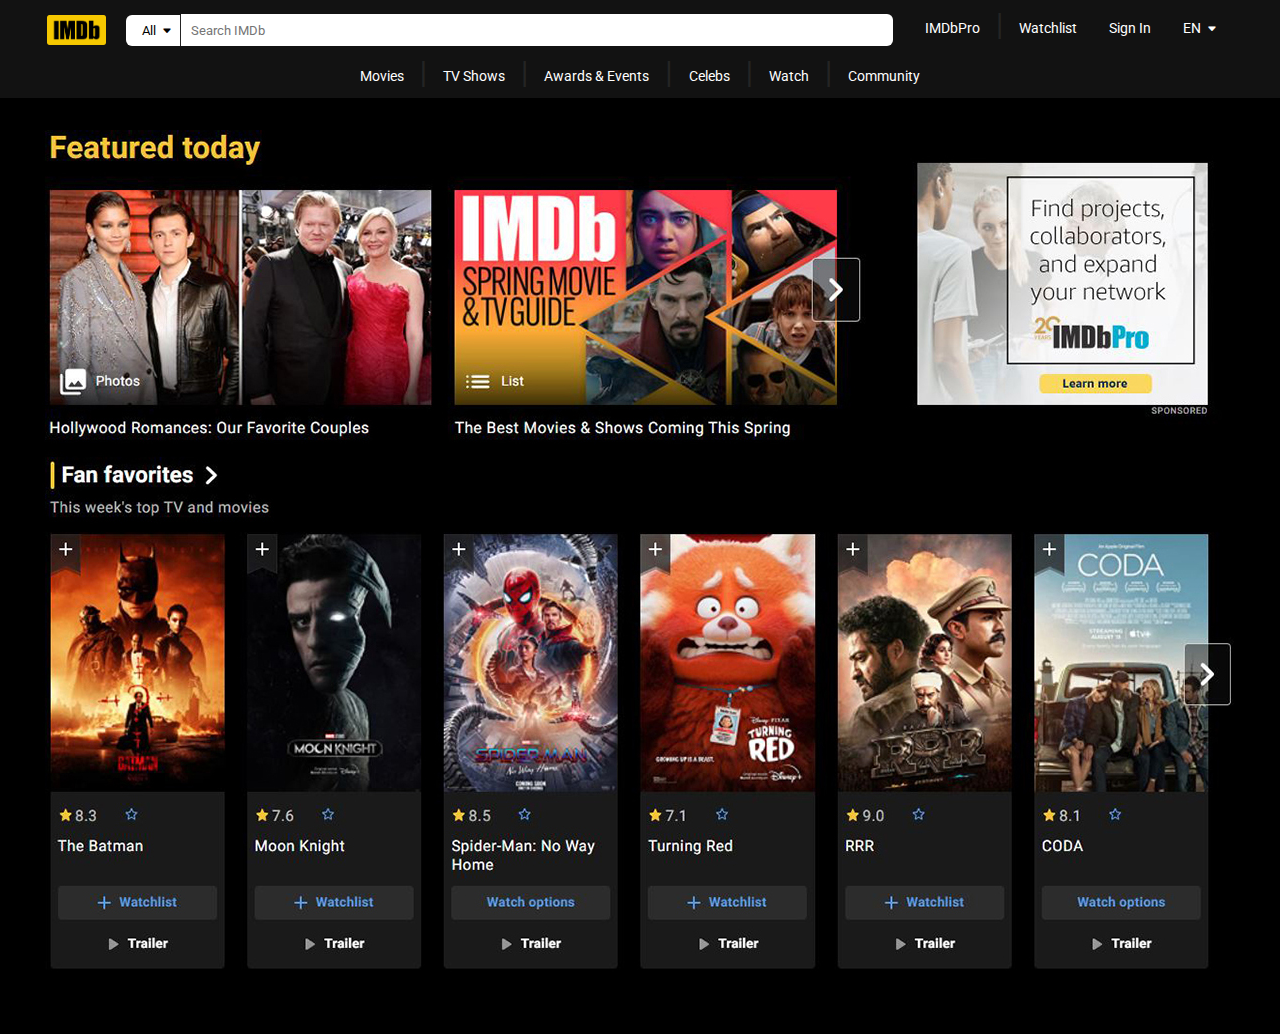
<file: imdb/index.html>
<!-- original code from https://www.w3schools.com/css/tryit.asp?filename=trycss_dropdown_navbar -->
<!DOCTYPE html>
<html>
<head>
  <link rel="stylesheet" href="https://cdn.jsdelivr.net/npm/bootstrap-icons@1.8.1/font/bootstrap-icons.css">
  <link rel="stylesheet" href="./style.css">
  <style>
    .body-fill-img {
      padding: 130px 0 60px 0;
      display: block;
      margin-left: auto;
      margin-right: auto;
    }
  </style>
</head>
<body>

<div id="stickynav">
  <div style="background-color:rgb(18, 18, 18);width:100%;">
    <ul class="ul-center nav-spc-adj-1">
      <li><a href="#" id="corner-logo"><img src="logo.png" class="logo-top-left"></a></li>
      <li><button class="all-button">All&nbsp;&nbsp;<i class="bi bi-caret-down-fill"></i></button><span class="search-bar-out"><input type="text" placeholder="Search IMDb" class="search-bar-in"></span></li>
      <li><a href="#">IMDbPro</a><span class="sepr8r">|</span></li>
      <li><a href="#">Watchlist</a></li>
      <li><a href="#">Sign In</a></li>
      <li><a href="#">EN&nbsp;&nbsp;<i class="bi bi-caret-down-fill"></i></a></li>
    </ul>
  </div>

  <div style="background-color:rgb(18, 18, 18);width:100%;">
    <ul class="ul-center nav-spc-adj-2">
      <li class="dropdown">
        <a href="#" class="dropbtn navbar-curve-hover">Movies</a><span class="sepr8r">|</span>
        <div class="dropdown-content">
          <a href="calendar.html"><span class="active-link">Release Calendar</span></a>
          <a href="#">DVD & Blu-ray Releases</a>
          <a href="#">Top 250 Movies</a>
          <a href="#">Most Popular Movies</a>
          <a href="#">Browse Movies by Genre</a>
          <a href="#">Top Box Office</a>
          <a href="#">Showtimes & Tickets</a>
          <a href="#">In Theaters</a>
          <a href="#">Coming Soon</a>
          <a href="#">Movie News</a>
          <a href="#" class="last-drop">India Movie Spotlight</a>
        </div>
      </li>
      <li class="dropdown">
        <a href="#" class="dropbtn navbar-curve-hover">TV Shows</a><span class="sepr8r">|</span>
        <div class="dropdown-content">
          <a href="#">What's on TV & Streaming</a>
          <a href="#">Top 250 TV Shows</a>
          <a href="#">Most Popular TV Shows</a>
          <a href="#">Browse TV Shows by Genre</a>
          <a href="#">TV News</a>
          <a href="#" class="last-drop">India TV Spotlight</a>
        </div>
      </li>
      <li class="dropdown">
        <a href="#" class="dropbtn navbar-curve-hover">Awards & Events</a><span class="sepr8r">|</span>
        <div class="dropdown-content">
          <a href="#">Oscars</a>
          <a href="best-pic-win.html"><span class="active-link">Best Picture Winners</span></a>
          <a href="#">Emmys</a>
          <a href="#">STARmeter Awards</a>
          <a href="#">San Diego Comic-Con</a>
          <a href="#">New York Comic-Con</a>
          <a href="#">Sundance Film Festival</a>
          <a href="#">Toronto Int'l Film Festival</a>
          <a href="#">Awards Central</a>
          <a href="#">Festival Central</a>
          <a href="all-events.html" class="last-drop"><span class="active-link">All Events</span></a>
        </div>
      </li>
      <li class="dropdown">
        <a href="#" class="dropbtn navbar-curve-hover">Celebs</a><span class="sepr8r">|</span>
        <div class="dropdown-content">
          <a href="#">Born Today</a>
          <a href="#">Most Popular Celebs</a>
          <a href="#" class="last-drop">Celebrity News</a>
        </div>
      </li>
      <li class="dropdown">
        <a href="#" class="dropbtn navbar-curve-hover">Watch</a><span class="sepr8r">|</span>
        <div class="dropdown-content">
          <a href="#">What to Watch</a>
          <a href="#">Latest Trailers</a>
          <a href="#">IMDb Originals</a>
          <a href="#">IMDb Picks</a>
          <a href="#" class="last-drop">IMDb Podcasts</a>
        </div>
      </li>
      <li class="dropdown">
        <a href="#" class="dropbtn navbar-curve-hover">Community</a>
        <div class="dropdown-content">
          <a href="#">Help Center</a>
          <a href="#">Contributor Zone </a>
          <a href="#" class="last-drop">Polls</a>
        </div>
      </li>
    </ul>
  </div>
</div>

<img src="homepage-fill.jpg" class="body-fill-img">

</body>
</html>
</file>
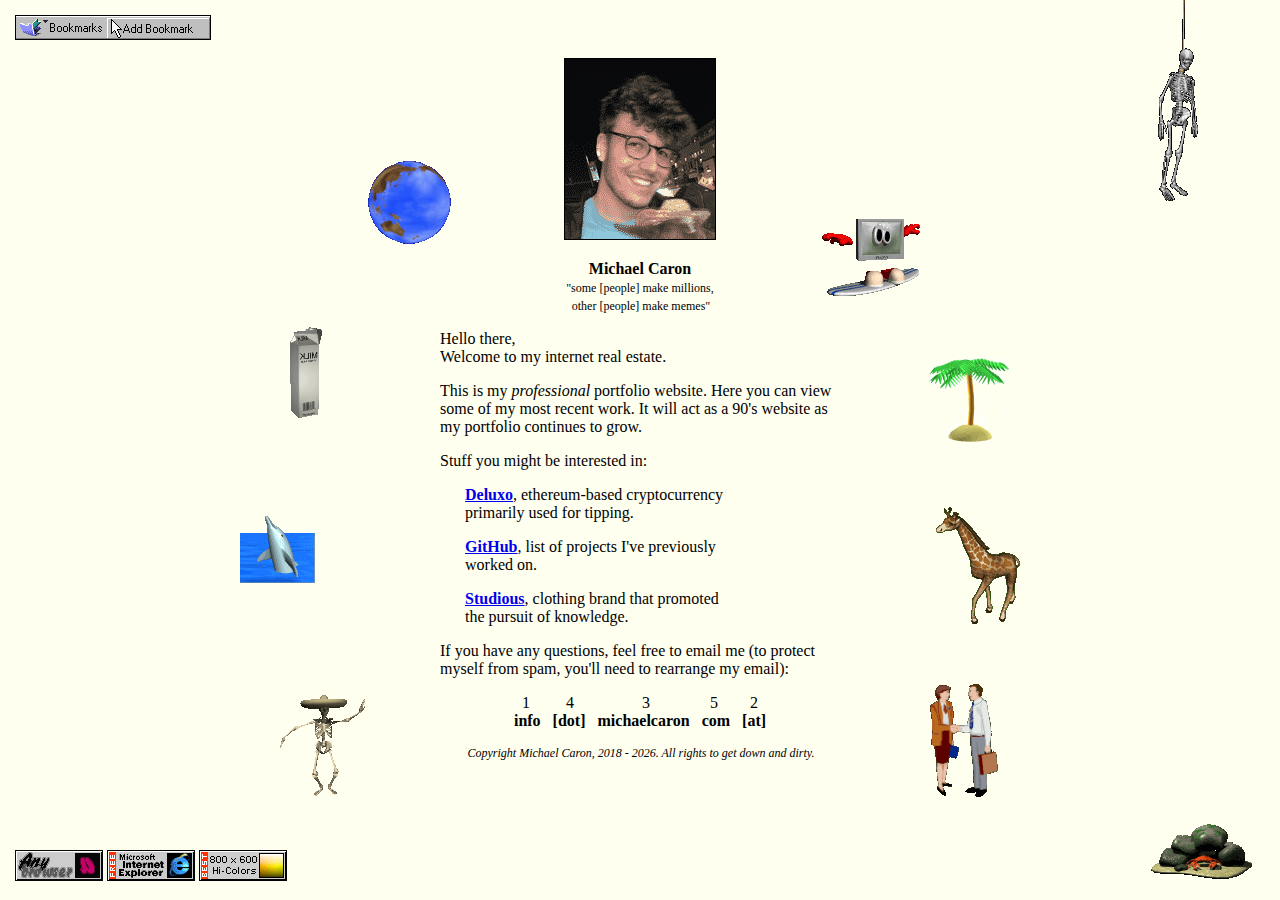
<file: old/index.html>
<!DOCTYPE html>
<html lang="en-US">
  <head>
    <meta charset="UTF-8">
    <title>michael caron's website</title>
    <link rel="stylesheet" href="css/style.css">
    <link rel="icon" href="images/favicon.gif">
  </head>

  <body>
    <div class="container normaltext">

      <div class="baseimg" style="top:100px;left:175px;">
        <a target="_blank" href="https://youtu.be/nHiYTYkqWCE" title="erf">
        <img src="images/earth.gif"></a>
      </div>

      <div class="baseimg" style="top:150px;right:150px;">
        <a target="_blank" href="https://www.youtube.com/watch?v=6okxuiiHx2w&list=PLg4_cbsD7x0WGQkUclrFwdEbgOtZA5-f9" title="surfin the webz">
        <img src="images/surf.gif"></a>
      </div>

      <div class="baseimg" style="top:250px;left:50px;">
        <a target="_blank" href="https://youtu.be/ZOnQohTePwo?autoplay=1" title="can't drink it">
        <img src="images/milk.gif"></a>
      </div>

      <div class="baseimg" style="top:300px;right:75px;">
        <a target="_blank" href="https://youtu.be/mEBZo4K8IKc" title="my head">
        <img src="images/palm.gif"></a>
      </div>

      <div class="baseimg" style="top:450px;left:50px;">
        <a target="_blank" href="https://youtu.be/03lCjpClcGQ" title="he's just vibin tho">
        <img src="images/dolphin.gif"></a>
      </div>

      <div class="baseimg" style="top:425px;right:50px;">
        <a target="_blank" href="https://youtu.be/kJLDGM-oGLM" title="long-neck">
        <img src="images/giraffe.gif"></a>
      </div>

      <div class="baseimg" style="top:625px;right:90px;">
        <a target="_blank" href="https://youtu.be/8oEITi6-LRc" title="clean deals">
        <img src="images/deal.gif"></a>
      </div>

      <div class="baseimg" style="top:625px;left:75px;">
        <a target="_blank" href="https://youtu.be/n_qbGJuxCYY" title="spooky">
        <img src="images/skeleton1.gif"></a>
      </div>

      <div>

        <a target="_blank" href="https://youtu.be/tZYt4tKNTP0" title="goofy"><img src="images/me.gif" class="headerimg"></a>

        <p>
          <b>Michael Caron</b><br>
          <span class="smalltext">"some [people] make millions,<br>
          other [people] make memes"</span>
        </p>

        <div class="basetext">

          <p>
            <a target="_blank" href="https://youtu.be/rEq1Z0bjdwc" class="hiddenlink" title="General Kenobi">Hello there</a>,<br>
            Welcome to my internet real estate.
          </p>

          <p>
            This is my <i>professional</i> portfolio website. Here you can view some of my most recent work. It will act as a 90's website as my portfolio continues to grow.
          </p>

          <p>
            Stuff you might be interested in:
          </p>

          <div class="tabbed">
            <p>
              <b><a target="_blank" href="https://deluxo.org/">Deluxo</a></b>, ethereum-based cryptocurrency primarily used for tipping.
            </p>
            <p>
              <b><a target="_blank" href="https://github.com/m3c/">GitHub</a></b>, list of projects I've previously worked on.
            </p>
            <p>
              <b><a target="_blank" href="https://75.bigcartel.com/previous-designs/">Studious</a></b>, clothing brand that promoted the pursuit of knowledge.
            </p>
          </div>

          <p>If you have any questions, feel free to email me (to protect myself from spam, you'll need to rearrange my email):</p>

          <p style="text-align:center;">
            1&nbsp;&nbsp;&nbsp;&nbsp;&nbsp;&nbsp;&nbsp;&nbsp;&nbsp;4&nbsp;&nbsp;&nbsp;&nbsp;&nbsp;&nbsp;&nbsp;&nbsp;&nbsp;&nbsp;&nbsp;&nbsp;&nbsp;&nbsp;&nbsp;&nbsp;&nbsp;3&nbsp;&nbsp;&nbsp;&nbsp;&nbsp;&nbsp;&nbsp;&nbsp;&nbsp;&nbsp;&nbsp;&nbsp;&nbsp;&nbsp;&nbsp;5&nbsp;&nbsp;&nbsp;&nbsp;&nbsp;&nbsp;&nbsp;&nbsp;2<br><b>info</b>&nbsp;&nbsp;&nbsp;<b>[dot]</b>&nbsp;&nbsp;&nbsp;<b>michaelcaron</b>&nbsp;&nbsp;&nbsp;<b>com</b>&nbsp;&nbsp;&nbsp;<b>[at]</b>
          </p>
        </div>

        <p class="smalltext">
          <i>Copyright Michael Caron, 2018 - <script>document.write(new Date().getFullYear())</script>. All rights to get down and dirty.</i>
        </p>
      </div>
    </div>

    <img src="images/bookmark.gif" class="fixedpos" style="top:15px;left:15px;" title="tried adding a createBookmark() function, but apperently browsers don't like websites bypassing them and creating bookmarks... makes sense">
    <img src="images/crab.gif" class="fixedpos" style="bottom:20px;right:25px;" title="Cameron's crab">
    <img src="images/skeleton2.gif" class="fixedpos" style="top:0px;right:50px;" title="hi Bones">

    <div class="fixedpos bottomleft">
      <img src="images/browser1.gif" title="aaaaaaaaaaaaaaaaaaaaaaaaaaaaaaaaaaaaaaaaaaaaaaaaaaaaaaaaaaaaaaaaaaaaa">
      <img src="images/browser2.gif" title="if you're using IE in [insert current year], seek help">
      <img src="images/browser3.gif" title="fast colors">
    </div>
  </body>
</html>
</file>
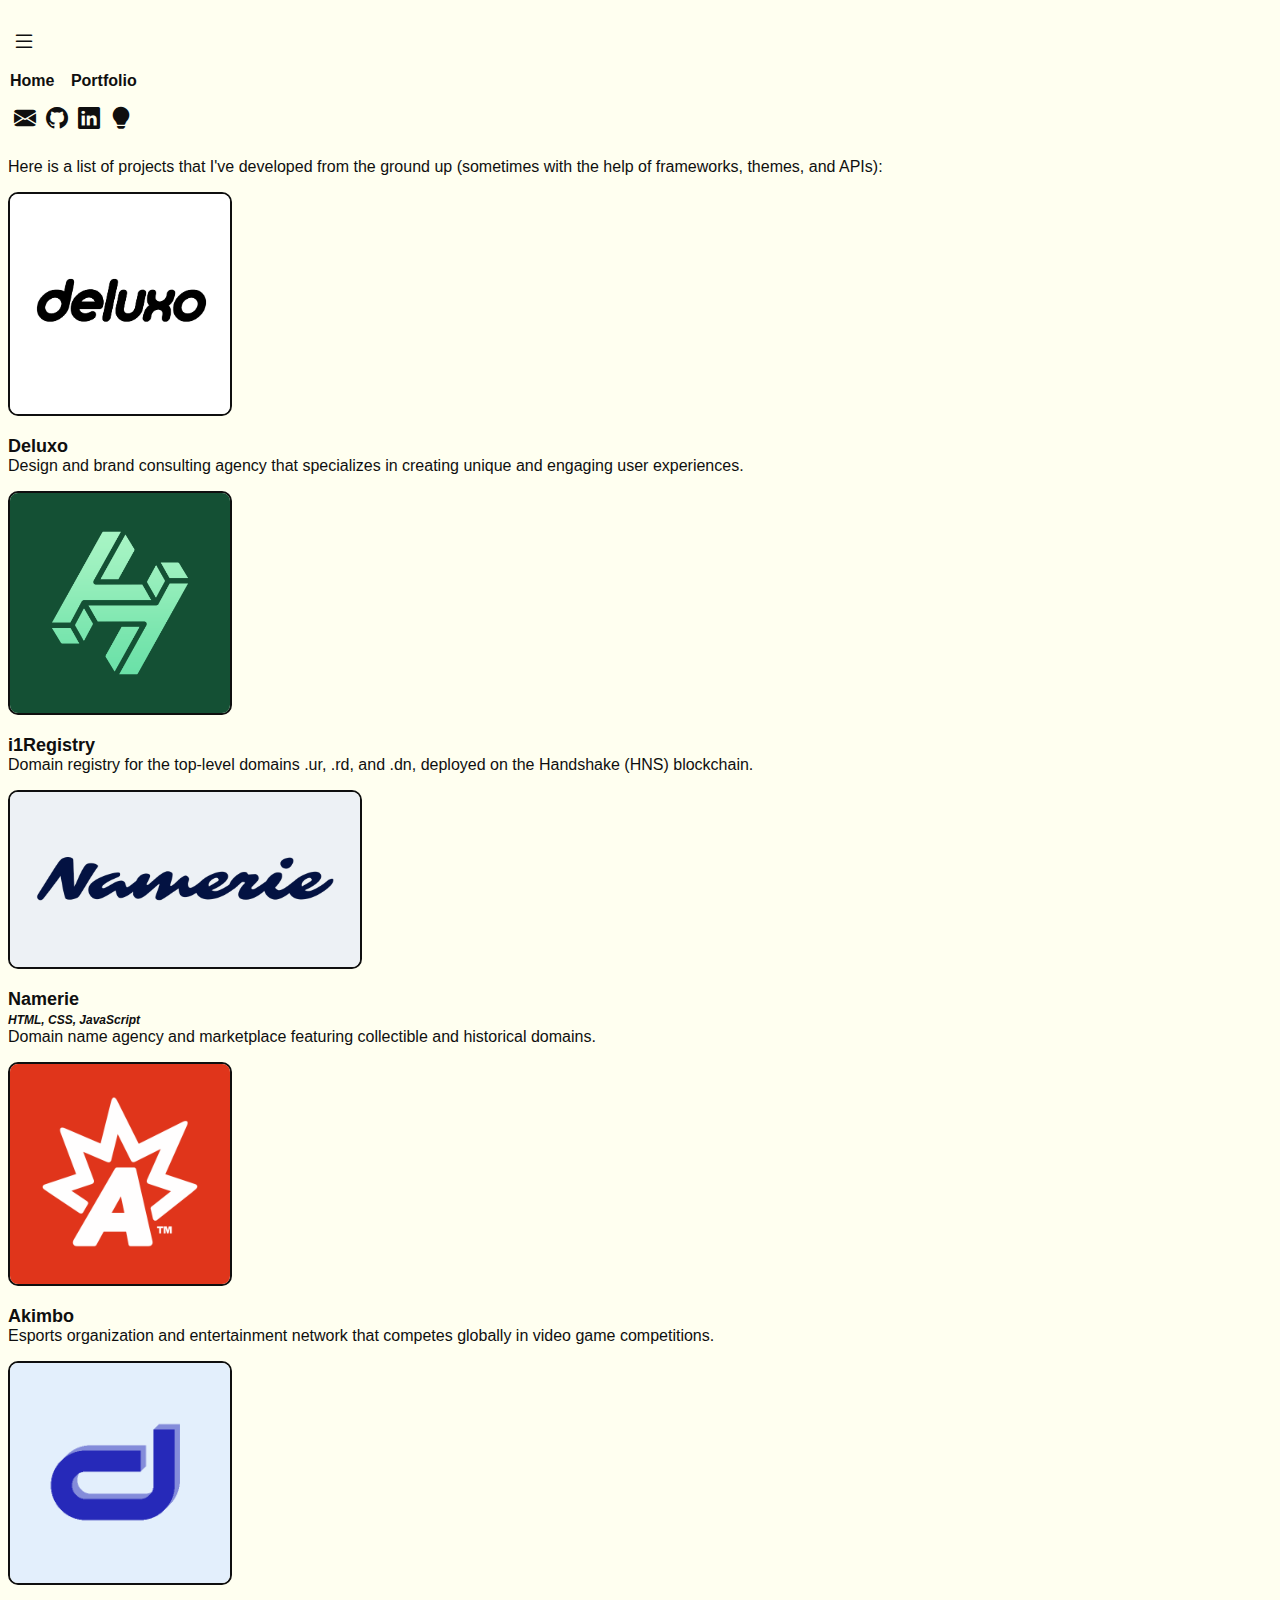
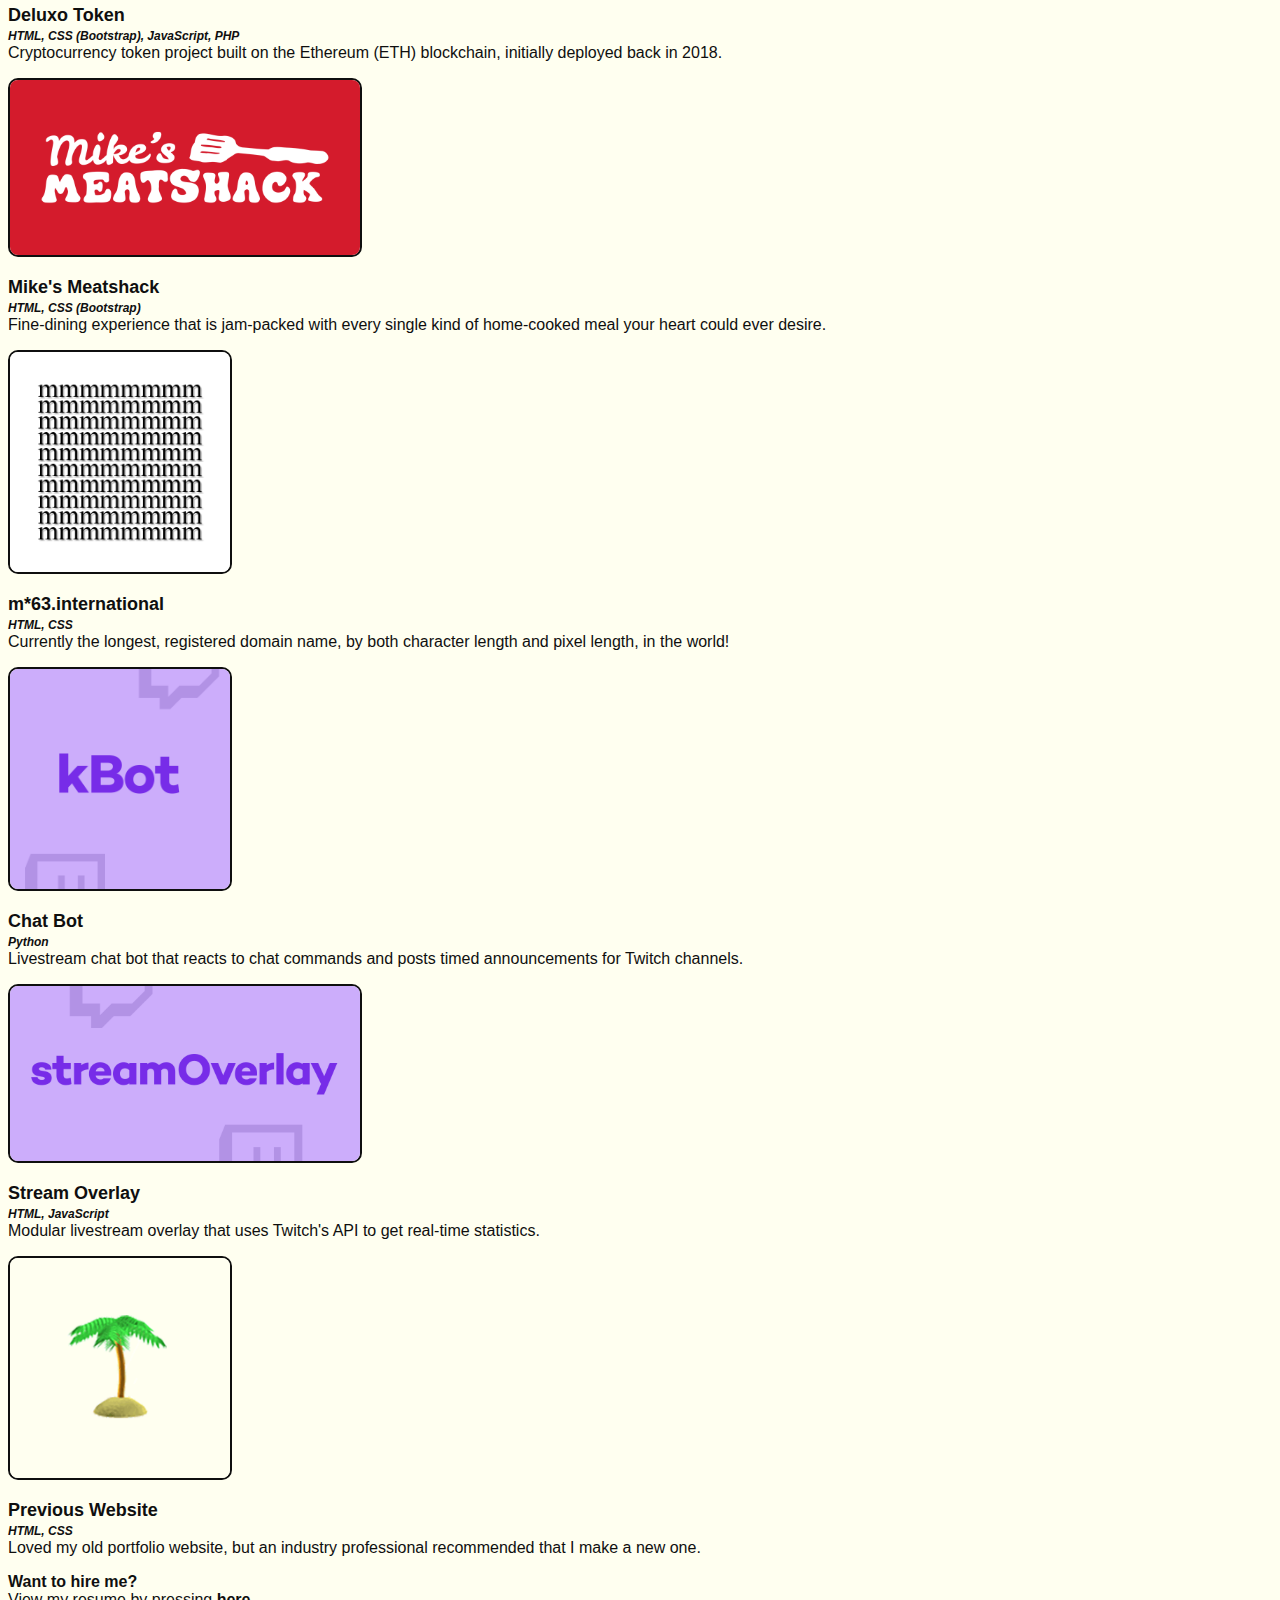
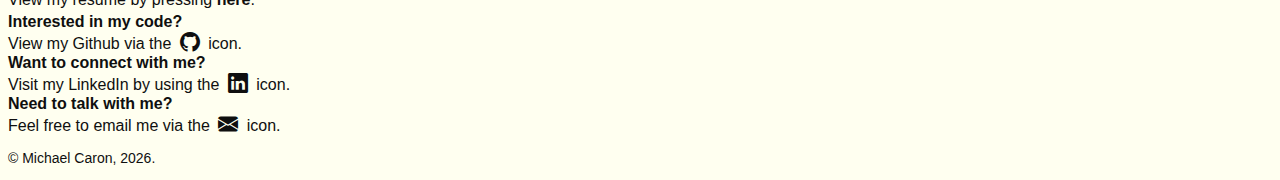
<file: portfolio/index.html>
<!DOCTYPE html>
<html lang="en-US">
  <head>

    <!-- Google tag (gtag.js) -->
    <script async src="https://www.googletagmanager.com/gtag/js?id=G-JCK5EVRR2K"></script>
    <script>
      window.dataLayer = window.dataLayer || [];
      function gtag(){dataLayer.push(arguments);}
      gtag('js', new Date());

      gtag('config', 'G-JCK5EVRR2K');
    </script>

    <meta charset="utf-8">
    <meta name="viewport" content="width=device-width">
    <meta name="theme-color" content="#fffff0" media="(prefers-color-scheme: light)">
    <meta name="theme-color" content="#141414" media="(prefers-color-scheme: dark)">

    <title>Michael Caron - Portfolio</title>

    <link rel="apple-touch-icon" sizes="180x180" href="../images/favicon/apple-touch-icon.png">
    <link rel="icon" type="image/png" sizes="32x32" href="../images/favicon/favicon-32x32.png">
    <link rel="icon" type="image/png" sizes="16x16" href="../images/favicon/favicon-16x16.png">
    <link rel="manifest" href="../images/favicon/site.webmanifest">

    <link href="https://cdn.jsdelivr.net/npm/bootstrap@5.3.6/dist/css/bootstrap.min.css" rel="stylesheet" integrity="sha384-4Q6Gf2aSP4eDXB8Miphtr37CMZZQ5oXLH2yaXMJ2w8e2ZtHTl7GptT4jmndRuHDT" crossorigin="anonymous">
    <link rel="stylesheet" href="https://cdn.jsdelivr.net/npm/bootstrap-icons@1.5.0/font/bootstrap-icons.css">
    <link rel="stylesheet" href="../css/style.css">

  </head>

  <body>

    <script>
      const theme = localStorage.getItem('theme') || 'light';
      document.documentElement.dataset.appliedMode = theme;
    </script>

    <div id="home"></div>

    <nav class="navbar-adds sticky-top">
      <div class="container">
        <div class="row justify-content-center">
          <div class="col-4 col-md-6 col-lg-4 col-xl-3 navbar-expand-md my-auto">
            <a class="navbar-toggler btn-burger" data-bs-toggle="collapse" data-bs-target="#navbarToggler" aria-expanded="false">
              <span><i class="bi bi-list mode-link nav-burger"></i></span>
            </a>
            <div class="collapse navbar-collapse" id="navbarToggler">
              <ul class="navbar-nav me-auto mb-2 mb-md-0">
                <li class="nav-item"><a href="https://michaelcaron.com"><span class="mode-link">Home</span></a></li>
                <!--<li class="nav-item"><a href="https://docs.google.com/document/d/xxxxxxxxxxxxx" target="_blank"><span class="mode-link">Resume</span></a></li>-->
                <li class="nav-item"><a href="https://michaelcaron.com/portfolio"><span class="mode-link">Portfolio</span></a></li>
              </ul>
            </div>
          </div>
          <div class="col-6 col-md-4 col-lg-4 col-xl-3 text-end">
            <ul class="nav2">
              <li><a href="mailto:me@michaelcaron.com"><i class="bi bi-envelope-fill mode-link"></i></a></li>
              <li><a href="https://github.com/uimc/" target="_blank"><i class="bi bi-github mode-link"></i></a></li>
              <li><a href="https://www.linkedin.com/in/michael-caron/" target="_blank"><i class="bi bi-linkedin mode-link"></i></a></li>
              <li><a id="theme-toggle"><i id="icon-chng" class="bi bi-lightbulb-fill mode-link"></i></a></li>
            </ul>
          </div>
        </div>
      </div>
    </nav>

    <div class="container">
      <div class="row justify-content-center text-center mt-5">
        <div class="col-9 col-md-9 col-lg-7 col-xl-6 col-xxl-5">
          <p>Here is a list of projects that I've developed from the ground up (sometimes with the help of frameworks, themes, and APIs):</p>
        </div>
      </div>
    </div>

    <div class="container">
      <div class="row justify-content-center text-center text-md-start mt-5">
        <div class="col-10 col-md-5 col-lg-4 col-xl-3 order-1 order-md-2">
          <a href="https://deluxo.com/" target="_blank"><img class="mb-2 mode-img" src="../images/logos/deluxocom.png" id="pjp-sqr" alt="image of deluxo logo"></a>
        </div>
        <div class="col-10 col-md-5 col-lg-4 col-xl-3 order-2 order-md-1 my-auto">
          <p class="text-md-end"><a href="https://deluxo.com/" target="_blank"><span class="mode-link img-title">Deluxo</span></a>
            <br>
            Design and brand consulting agency that specializes in creating unique and engaging user experiences.</p>
        </div>
      </div>
    </div>

    <div class="container">
      <div class="row justify-content-center text-center text-md-start mt-4">
        <div class="col-10 col-md-5 col-lg-4 col-xl-3">
          <a href="https://i1r.org/" target="_blank"><img class="float-md-end mb-2 mode-img" src="../images/logos/hnsgdn.png" id="pjp-sqr" alt="image of i1 Registry logo"></a>
        </div>
        <div class="col-10 col-md-5 col-lg-4 col-xl-3 my-auto">
          <p><a href="https://i1r.org/" target="_blank"><span class="mode-link img-title">i1Registry</span></a>
            <br>
            Domain registry for the top-level domains .ur, .rd, and .dn, deployed on the Handshake (HNS) blockchain.</p>
        </div>
      </div>
    </div>

    <div class="container">
      <div class="row justify-content-center text-center text-md-start mt-4">
        <div class="col-10 col-md-5 col-lg-4 col-xl-3 order-1 order-md-2">
          <a href="https://namerie.com/" target="_blank"><img class="mb-2 mode-img" src="../images/logos/namerie2.png" id="pjp-wide" alt="image of namerie logo"></a>
        </div>
        <div class="col-10 col-md-5 col-lg-4 col-xl-3 order-2 order-md-1 my-auto">
          <p class="text-md-end"><a href="https://namerie.com/" target="_blank"><span class="mode-link img-title">Namerie</span></a>
            <br>
            <span class="sub-text">HTML, CSS, JavaScript</span>
            <br>
            Domain name agency and marketplace featuring collectible and historical domains.</p>
        </div>
      </div>
    </div>

    <div class="container">
      <div class="row justify-content-center text-center text-md-start mt-4">
        <div class="col-10 col-md-5 col-lg-4 col-xl-3">
          <a href="https://akimbo.gg/" target="_blank"><img class="float-md-end mb-2 mode-img" src="../images/logos/akimbo.png" id="pjp-sqr" alt="image of akimbo logo"></a>
        </div>
        <div class="col-10 col-md-5 col-lg-4 col-xl-3 my-auto">
          <p><a href="https://akimbo.gg/" target="_blank"><span class="mode-link img-title">Akimbo</span></a>
            <br>
            Esports organization and entertainment network that competes globally in video game competitions.</p>
        </div>
      </div>
    </div>

    <div class="container">
      <div class="row justify-content-center text-center text-md-start mt-4">
        <div class="col-10 col-md-5 col-lg-4 col-xl-3 order-1 order-md-2">
          <a href="https://deluxo.org/" target="_blank"><img class="mb-2 mode-img" src="../images/logos/deluxo.png" id="pjp-sqr" alt="image of deluxo logo"></a>
        </div>
        <div class="col-10 col-md-5 col-lg-4 col-xl-3 order-2 order-md-1 my-auto">
          <p class="text-md-end"><a href="https://deluxo.org/" target="_blank"><span class="mode-link img-title">Deluxo Token</span></a>
            <br>
            <span class="sub-text">HTML, CSS (Bootstrap), JavaScript, PHP</span>
            <br>
            Cryptocurrency token project built on the Ethereum (ETH) blockchain, initially deployed back in 2018.</p>
        </div>
      </div>
    </div>

    <div class="container">
      <div class="row justify-content-center text-center text-md-start mt-4">
        <div class="col-10 col-md-5 col-lg-4 col-xl-3">
          <a href="https://mikesmeatshack.com/" target="_blank"><img class="float-md-end mb-2 mode-img" src="../images/logos/meatshack.png" id="pjp-wide" alt="image of mike's meatshack logo"></a>
        </div>
        <div class="col-10 col-md-5 col-lg-4 col-xl-3 my-auto">
          <p><a href="https://mikesmeatshack.com/" target="_blank"><span class="mode-link img-title">Mike's Meatshack</span></a>
            <br>
            <span class="sub-text">HTML, CSS (Bootstrap)</span>
            <br>
            Fine-dining experience that is jam-packed with every single kind of home-cooked meal your heart could ever desire.</p>
        </div>
      </div>
    </div>

    <div class="container">
      <div class="row justify-content-center text-center text-md-start mt-4">
        <div class="col-10 col-md-5 col-lg-4 col-xl-3 order-1 order-md-2">
          <a href="https://mmmmmmmmmmmmmmmmmmmmmmmmmmmmmmmmmmmmmmmmmmmmmmmmmmmmmmmmmmmmmmm.international/" target="_blank"><img class="mb-2 mode-img" src="../images/logos/m63.png" id="pjp-sqr" alt="image of m63 international website"></a>
        </div>
        <div class="col-10 col-md-5 col-lg-4 col-xl-3 order-2 order-md-1 my-auto">
          <p class="text-md-end"><a href="https://mmmmmmmmmmmmmmmmmmmmmmmmmmmmmmmmmmmmmmmmmmmmmmmmmmmmmmmmmmmmmmm.international/" target="_blank"><span class="mode-link img-title">m*63.international</span></a>
            <br>
            <span class="sub-text">HTML, CSS</span>
            <br>
            Currently the longest, registered domain name, by both character length and pixel length, in the world!</p>
        </div>
      </div>
    </div>

    <div class="container">
      <div class="row justify-content-center text-center text-md-start mt-4">
        <div class="col-10 col-md-5 col-lg-4 col-xl-3">
          <a href="https://github.com/uimc/twitch-chat-bot" target="_blank"><img class="float-md-end mb-2 mode-img" src="../images/logos/kbot.png" id="pjp-sqr" alt="image of k bot logo"></a>
        </div>
        <div class="col-10 col-md-5 col-lg-4 col-xl-3 my-auto">
          <p><a href="https://github.com/uimc/twitch-chat-bot" target="_blank"><span class="mode-link img-title">Chat Bot</span></a>
            <br>
            <span class="sub-text">Python</span>
            <br>
            Livestream chat bot that reacts to chat commands and posts timed announcements for Twitch channels.</p>
        </div>
      </div>
    </div>

    <div class="container">
      <div class="row justify-content-center text-center text-md-start mt-4">
        <div class="col-10 col-md-5 col-lg-4 col-xl-3 order-1 order-md-2">
          <a href="https://github.com/uimc/twitch-stream-overlay" target="_blank"><img class="mb-2 mode-img" src="../images/logos/overlay.png" id="pjp-wide" alt="image of stream overlay logo"></a>
        </div>
        <div class="col-10 col-md-5 col-lg-4 col-xl-3 order-2 order-md-1 my-auto">
          <p class="text-md-end"><a href="https://github.com/uimc/twitch-stream-overlay" target="_blank"><span class="mode-link img-title">Stream Overlay</span></a>
            <br>
            <span class="sub-text">HTML, JavaScript</span>
            <br>
            Modular livestream overlay that uses Twitch's API to get real-time statistics.</p>
        </div>
      </div>
    </div>

    <!--

    <div class="container">
      <div class="row justify-content-center text-center text-md-start mt-4">
        <div class="col-10 col-md-5 col-lg-4 col-xl-3">
          <a href="https://drive.google.com/file/d/1PdQUBP2dsk0j4zXPB72SPUrxiMB9yTk-" target="_blank"><img class="float-md-end mb-2 mode-img" src="../images/logos/hummingbird.png" id="pjp-sqr" alt="image of hummingbird central logo"></a>
        </div>
        <div class="col-10 col-md-5 col-lg-4 col-xl-3 my-auto">
          <p><a href="https://drive.google.com/file/d/1PdQUBP2dsk0j4zXPB72SPUrxiMB9yTk-" target="_blank"><span class="mode-link img-title">Hummingbird (Wireframe)</span></a>
            <br>
            <span class="sub-text">INSC 525 Project</span>
            <br>
            Redesign that improved the organization, hierarchy structure and taxonomy of Hummingbird Central's website.</p>
        </div>
      </div>
    </div>

    <div class="container">
      <div class="row justify-content-center text-center text-md-start mt-4">
        <div class="col-10 col-md-5 col-lg-4 col-xl-3 order-1 order-md-2">
          <a href="https://michaelcaron.com/imdb/calendar.html" target="_blank"><img class="mb-2 mode-img" src="../images/logos/imdb.png" id="pjp-sqr" alt="image of IMDb logo"></a>
        </div>
        <div class="col-10 col-md-5 col-lg-4 col-xl-3 order-2 order-md-1 my-auto">
          <p class="text-md-end"><a href="https://michaelcaron.com/imdb/calendar.html" target="_blank"><span class="mode-link img-title">IMDb (Prototype)</span></a>
            <br>
            <span class="sub-text">INSC 439 Project</span>
            <br>
            Redesign that improved the layout and features of IMDb's website. Modified pages are highlighted in gold.</p>
        </div>
      </div>
    </div>

    <div class="container">
      <div class="row justify-content-center text-center text-md-start mt-4">
        <div class="col-10 col-md-5 col-lg-4 col-xl-3">
          <a href="https://thebusiness.business/" target="_blank"><img class="float-md-end mb-2 mode-img" src="../images/logos/business.png" id="pjp-wide" alt="image of business logo"></a>
        </div>
        <div class="col-10 col-md-5 col-lg-4 col-xl-3 my-auto">
          <p><a href="https://thebusiness.business/" target="_blank"><span class="mode-link img-title">The Business</span></a>
            <br>
            <span class="sub-text">HTML, CSS, JavaScript</span>
            <br>
            The business of all businesses. Filled with stocks, trademarks, emails... everything a business needs.</p>
        </div>
      </div>
    </div>

    -->

    <div class="container">
      <div class="row justify-content-center text-center text-md-start mt-4">
        <div class="col-10 col-md-5 col-lg-4 col-xl-3">
          <a href="http://m-c.net" target="_blank"><img class="float-md-end mb-2 mode-img" src="../images/logos/old.gif" id="pjp-sqr" alt="gif of spinning palmtree"></a>
        </div>
        <div class="col-10 col-md-5 col-lg-4 col-xl-3 my-auto">
          <p><a href="http://m-c.net" target="_blank"><span class="mode-link img-title">Previous Website</span></a>
            <br>
            <span class="sub-text">HTML, CSS</span>
            <br>
            Loved my old portfolio website, but an industry professional recommended that I make a new one.</p>
        </div>
      </div>
    </div>

    <div class="container">
      <div class="row justify-content-center mt-5">
        <div class="col-10 col-md-10 col-lg-8 col-xl-6">

          <div class="row justify-content-between pt-2" style="padding: 0 0 4px 0;"> <!-- single padding for 'here' button to match icons -->
            <div class="col-12 col-md-5">
              <span class="mode-bold">Want to hire me?</span> 
            </div>
            <div class="col-12 col-md-7 text-md-end">
              <span>View my resume by pressing <a href="https://docs.google.com/document/d/1oF81Z-NmOzSS8Lu7wo_HWu9ziB6w5hszJtqFdwkDHSQ" target="_blank"><span class="mode-link">here</span></a>.</span>
            </div>
          </div>

          <div class="row justify-content-between pt-2">
            <div class="col-12 col-md-5">
              <span class="mode-bold">Interested in my code?</span> 
            </div>
            <div class="col-12 col-md-7 text-md-end">
              <span>View my Github via the <a href="https://github.com/uimc/" target="_blank"><span class="lower-icons"><i class="bi bi-github mode-link"></i></span></a> icon.</span>
            </div>
          </div>

          <div class="row justify-content-between pt-2">
            <div class="col-12 col-md-5">
              <span class="mode-bold">Want to connect with me?</span> 
            </div>
            <div class="col-12 col-md-7 text-md-end">
              <span>Visit my LinkedIn by using the <a href="https://www.linkedin.com/in/michael-caron/" target="_blank"><span class="lower-icons"><i class="bi bi-linkedin mode-link"></i></span></a> icon.</span>
            </div>
          </div>

          <div class="row justify-content-between pt-2">
            <div class="col-12 col-md-5">
              <span class="mode-bold">Need to talk with me?</span> 
            </div>
            <div class="col-12 col-md-7 text-md-end">
              <span>Feel free to email me via the <a href="mailto:me@michaelcaron.com"><span class="lower-icons"><i class="bi bi-envelope-fill mode-link"></i></span></a> icon.</span>
            </div>
          </div>

        </div>
      </div>
    </div>

    <div class="container">
      <div class="row justify-content-center text-center mt-5 mb-3">
        <div class="col-10 col-md-10 col-lg-8 col-xl-6">
          <p id="footer" class="">&copy; Michael Caron, <script>document.write(new Date().getFullYear())</script>.</p>
        </div>
      </div>
    </div>

    <script src="https://cdn.jsdelivr.net/npm/bootstrap@5.0.2/dist/js/bootstrap.bundle.min.js" integrity="sha384-MrcW6ZMFYlzcLA8Nl+NtUVF0sA7MsXsP1UyJoMp4YLEuNSfAP+JcXn/tWtIaxVXM" crossorigin="anonymous"></script>

    <script src="../js/darkmode.js"></script>
  </body>
</html>
</file>
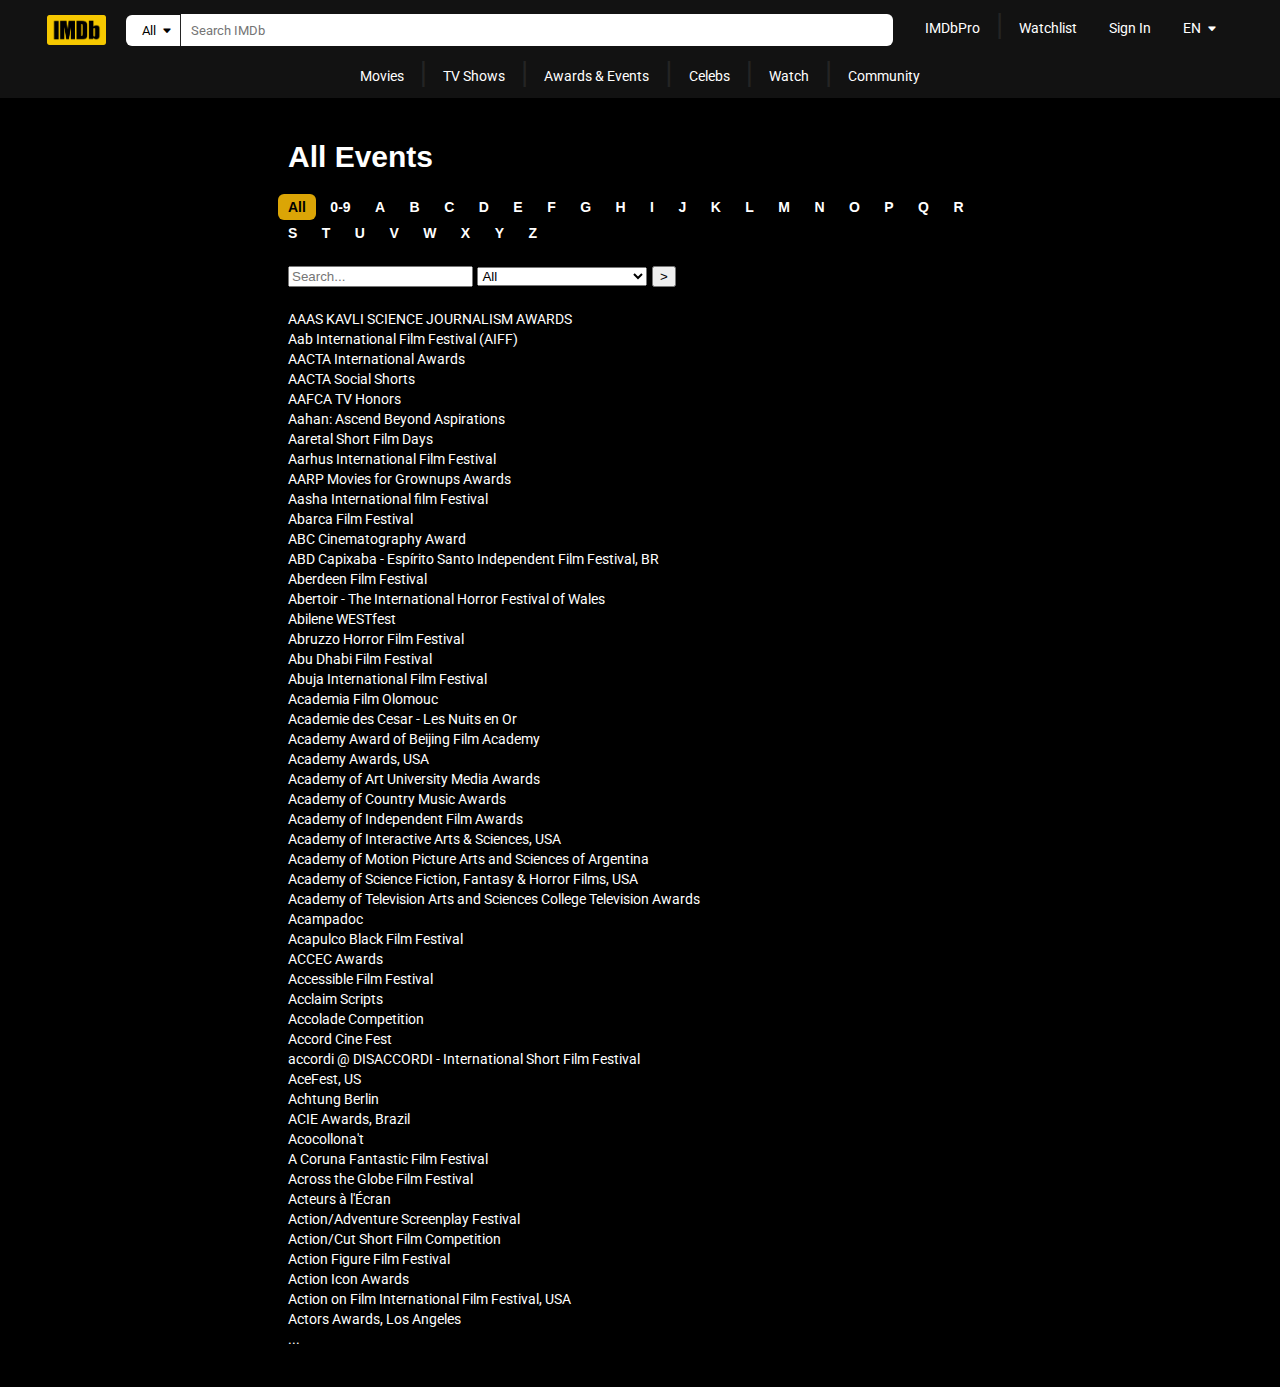
<file: imdb/all-events.html>
<!-- original code from https://www.w3schools.com/css/tryit.asp?filename=trycss_dropdown_navbar -->
<!DOCTYPE html>
<html>
<head>
  <link rel="stylesheet" href="https://cdn.jsdelivr.net/npm/bootstrap-icons@1.8.1/font/bootstrap-icons.css">
  <link rel="stylesheet" href="./style.css">
  <style>
    #event-center {
      margin: auto;
      width: 55%;
      font-family: Arial, Helvetica, sans-serif;
      padding: 110px 0 0 0;
    }
    #event-title {
      padding: 30px 0 20px 0;
      font-weight: bold;
      font-size: 30px;
    }
    #event-abc {
      margin-left: -10px;
      padding: 0 0 20px 0;
    }
    #event-sel {
    }
    .btn {
      background-color: black;
      border: none;
      color: white;
      padding: 5px 10px;
      text-decoration: none;
      display: inline-block;
      font-size: 14px;
      margin: ;
      cursor: pointer;
      font-weight: bold;
      border-radius: 6px;
    }
    .btn:hover {
      background-color: #DBA506;
      color: black;
    }
    .btn:focus {
      background-color: #DBA506;
      color: black;
      outline: none;
    }
    #event-text {
      padding: 10px 0 50px 0;
    }
    .e-txt {
      text-align: left;
      font-size: 14px;
      margin-bottom: -10px;
      font-family: 'Roboto', sans-serif;
      width: 500px;
    }
    .e-txt:hover {
      color: black;
      background-color: #DBA506;
      cursor: pointer;
    }
  </style>
</head>
<body>

<div id="stickynav">
  <div style="background-color:rgb(18, 18, 18);width:100%;">
    <ul class="ul-center nav-spc-adj-1">
      <li><a href="index.html" id="corner-logo"><img src="logo.png" class="logo-top-left"></a></li>
      <li><button class="all-button">All&nbsp;&nbsp;<i class="bi bi-caret-down-fill"></i></button><span class="search-bar-out"><input type="text" placeholder="Search IMDb" class="search-bar-in"></span></li>
      <li><a href="#imdbpro">IMDbPro</a><span class="sepr8r">|</span></li>
      <li><a href="#watchlist">Watchlist</a></li>
      <li><a href="#signin">Sign In</a></li>
      <li><a href="#lang">EN&nbsp;&nbsp;<i class="bi bi-caret-down-fill"></i></a></li>
    </ul>
  </div>

  <div style="background-color:rgb(18, 18, 18);width:100%;">
    <ul class="ul-center nav-spc-adj-2">
      <li class="dropdown">
        <a href="#" class="dropbtn navbar-curve-hover">Movies</a><span class="sepr8r">|</span>
        <div class="dropdown-content">
          <a href="calendar.html"><span class="active-link">Release Calendar</span></a>
          <a href="#">DVD & Blu-ray Releases</a>
          <a href="#">Top 250 Movies</a>
          <a href="#">Most Popular Movies</a>
          <a href="#">Browse Movies by Genre</a>
          <a href="#">Top Box Office</a>
          <a href="#">Showtimes & Tickets</a>
          <a href="#">In Theaters</a>
          <a href="#">Coming Soon</a>
          <a href="#">Movie News</a>
          <a href="#" class="last-drop">India Movie Spotlight</a>
        </div>
      </li>
      <li class="dropdown">
        <a href="#" class="dropbtn navbar-curve-hover">TV Shows</a><span class="sepr8r">|</span>
        <div class="dropdown-content">
          <a href="#">What's on TV & Streaming</a>
          <a href="#">Top 250 TV Shows</a>
          <a href="#">Most Popular TV Shows</a>
          <a href="#">Browse TV Shows by Genre</a>
          <a href="#">TV News</a>
          <a href="#" class="last-drop">India TV Spotlight</a>
        </div>
      </li>
      <li class="dropdown">
        <a href="#" class="dropbtn navbar-curve-hover">Awards & Events</a><span class="sepr8r">|</span>
        <div class="dropdown-content">
          <a href="#">Oscars</a>
          <a href="best-pic-win.html"><span class="active-link">Best Picture Winners</span></a>
          <a href="#">Emmys</a>
          <a href="#">STARmeter Awards</a>
          <a href="#">San Diego Comic-Con</a>
          <a href="#">New York Comic-Con</a>
          <a href="#">Sundance Film Festival</a>
          <a href="#">Toronto Int'l Film Festival</a>
          <a href="#">Awards Central</a>
          <a href="#">Festival Central</a>
          <a href="#" class="last-drop"><span class="active-link">All Events</span></a>
        </div>
      </li>
      <li class="dropdown">
        <a href="#" class="dropbtn navbar-curve-hover">Celebs</a><span class="sepr8r">|</span>
        <div class="dropdown-content">
          <a href="#">Born Today</a>
          <a href="#">Most Popular Celebs</a>
          <a href="#" class="last-drop">Celebrity News</a>
        </div>
      </li>
      <li class="dropdown">
        <a href="#" class="dropbtn navbar-curve-hover">Watch</a><span class="sepr8r">|</span>
        <div class="dropdown-content">
          <a href="#">What to Watch</a>
          <a href="#">Latest Trailers</a>
          <a href="#">IMDb Originals</a>
          <a href="#">IMDb Picks</a>
          <a href="#" class="last-drop">IMDb Podcasts</a>
        </div>
      </li>
      <li class="dropdown">
        <a href="#" class="dropbtn navbar-curve-hover">Community</a>
        <div class="dropdown-content">
          <a href="#">Help Center</a>
          <a href="#">Contributor Zone </a>
          <a href="#" class="last-drop">Polls</a>
        </div>
      </li>
    </ul>
  </div>
</div>

<div id="event-center">

  <div id="event-title">
    <span>All Events</span>
  </div>

  <div id="event-abc">
    <button class="btn" value="" onclick="filter(event);" autofocus>All</button>
    <button class="btn" value="0" onclick="filter(event);">0-9</button>
    <button class="btn" value="A" onclick="filter(event);">A</button>
    <button class="btn" value="B" onclick="filter(event);">B</button>
    <button class="btn" value="C" onclick="filter(event);">C</button>
    <button class="btn" value="D" onclick="filter(event);">D</button>
    <button class="btn" value="E" onclick="filter(event);">E</button>
    <button class="btn" value="F" onclick="filter(event);">F</button>
    <button class="btn" value="G" onclick="filter(event);">G</button>
    <button class="btn" value="H" onclick="filter(event);">H</button>
    <button class="btn" value="I" onclick="filter(event);">I</button>
    <button class="btn" value="J" onclick="filter(event);">J</button>
    <button class="btn" value="K" onclick="filter(event);">K</button>
    <button class="btn" value="L" onclick="filter(event);">L</button>
    <button class="btn" value="M" onclick="filter(event);">M</button>
    <button class="btn" value="N" onclick="filter(event);">N</button>
    <button class="btn" value="O" onclick="filter(event);">O</button>
    <button class="btn" value="P" onclick="filter(event);">P</button>
    <button class="btn" value="Q" onclick="filter(event);">Q</button>
    <button class="btn" value="R" onclick="filter(event);">R</button>
    <button class="btn" value="S" onclick="filter(event);">S</button>
    <button class="btn" value="T" onclick="filter(event);">T</button>
    <button class="btn" value="U" onclick="filter(event);">U</button>
    <button class="btn" value="V" onclick="filter(event);">V</button>
    <button class="btn" value="W" onclick="filter(event);">W</button>
    <button class="btn" value="X" onclick="filter(event);">X</button>
    <button class="btn" value="Y" onclick="filter(event);">Y</button>
    <button class="btn" value="Z" onclick="filter(event);">Z</button>
  </div>

  <div id="event-sel">
    <form action="#">
      <input type="text" placeholder="Search...">
      <select name="country" id="cal-country">
        <option value="All">All</option>
        <option value="-">--------------------</option>
        <option value="Afganistan">Afghanistan</option>
        <option value="Albania">Albania</option>
        <option value="Algeria">Algeria</option>
        <option value="American Samoa">American Samoa</option>
        <option value="Andorra">Andorra</option>
        <option value="Angola">Angola</option>
        <option value="Anguilla">Anguilla</option>
        <option value="Antigua & Barbuda">Antigua & Barbuda</option>
        <option value="Argentina">Argentina</option>
        <option value="Armenia">Armenia</option>
        <option value="Aruba">Aruba</option>
        <option value="Australia">Australia</option>
        <option value="Austria">Austria</option>
        <option value="Azerbaijan">Azerbaijan</option>
        <option value="Bahamas">Bahamas</option>
        <option value="Bahrain">Bahrain</option>
        <option value="Bangladesh">Bangladesh</option>
        <option value="Barbados">Barbados</option>
        <option value="Belarus">Belarus</option>
        <option value="Belgium">Belgium</option>
        <option value="Belize">Belize</option>
        <option value="Benin">Benin</option>
        <option value="Bermuda">Bermuda</option>
        <option value="Bhutan">Bhutan</option>
        <option value="Bolivia">Bolivia</option>
        <option value="Bonaire">Bonaire</option>
        <option value="Bosnia & Herzegovina">Bosnia & Herzegovina</option>
        <option value="Botswana">Botswana</option>
        <option value="Brazil">Brazil</option>
        <option value="British Indian Ocean Ter">British Indian Ocean Ter</option>
        <option value="Brunei">Brunei</option>
        <option value="Bulgaria">Bulgaria</option>
        <option value="Burkina Faso">Burkina Faso</option>
        <option value="Burundi">Burundi</option>
        <option value="Cambodia">Cambodia</option>
        <option value="Cameroon">Cameroon</option>
        <option value="Canada">Canada</option>
        <option value="Canary Islands">Canary Islands</option>
        <option value="Cape Verde">Cape Verde</option>
        <option value="Cayman Islands">Cayman Islands</option>
        <option value="Central African Republic">Central African Republic</option>
        <option value="Chad">Chad</option>
        <option value="Channel Islands">Channel Islands</option>
        <option value="Chile">Chile</option>
        <option value="China">China</option>
        <option value="Christmas Island">Christmas Island</option>
        <option value="Cocos Island">Cocos Island</option>
        <option value="Colombia">Colombia</option>
        <option value="Comoros">Comoros</option>
        <option value="Congo">Congo</option>
        <option value="Cook Islands">Cook Islands</option>
        <option value="Costa Rica">Costa Rica</option>
        <option value="Cote DIvoire">Cote DIvoire</option>
        <option value="Croatia">Croatia</option>
        <option value="Cuba">Cuba</option>
        <option value="Curaco">Curacao</option>
        <option value="Cyprus">Cyprus</option>
        <option value="Czech Republic">Czech Republic</option>
        <option value="Denmark">Denmark</option>
        <option value="Djibouti">Djibouti</option>
        <option value="Dominica">Dominica</option>
        <option value="Dominican Republic">Dominican Republic</option>
        <option value="East Timor">East Timor</option>
        <option value="Ecuador">Ecuador</option>
        <option value="Egypt">Egypt</option>
        <option value="El Salvador">El Salvador</option>
        <option value="Equatorial Guinea">Equatorial Guinea</option>
        <option value="Eritrea">Eritrea</option>
        <option value="Estonia">Estonia</option>
        <option value="Ethiopia">Ethiopia</option>
        <option value="Falkland Islands">Falkland Islands</option>
        <option value="Faroe Islands">Faroe Islands</option>
        <option value="Fiji">Fiji</option>
        <option value="Finland">Finland</option>
        <option value="France">France</option>
        <option value="French Guiana">French Guiana</option>
        <option value="French Polynesia">French Polynesia</option>
        <option value="French Southern Ter">French Southern Ter</option>
        <option value="Gabon">Gabon</option>
        <option value="Gambia">Gambia</option>
        <option value="Georgia">Georgia</option>
        <option value="Germany">Germany</option>
        <option value="Ghana">Ghana</option>
        <option value="Gibraltar">Gibraltar</option>
        <option value="Great Britain">Great Britain</option>
        <option value="Greece">Greece</option>
        <option value="Greenland">Greenland</option>
        <option value="Grenada">Grenada</option>
        <option value="Guadeloupe">Guadeloupe</option>
        <option value="Guam">Guam</option>
        <option value="Guatemala">Guatemala</option>
        <option value="Guinea">Guinea</option>
        <option value="Guyana">Guyana</option>
        <option value="Haiti">Haiti</option>
        <option value="Hawaii">Hawaii</option>
        <option value="Honduras">Honduras</option>
        <option value="Hong Kong">Hong Kong</option>
        <option value="Hungary">Hungary</option>
        <option value="Iceland">Iceland</option>
        <option value="Indonesia">Indonesia</option>
        <option value="India">India</option>
        <option value="Iran">Iran</option>
        <option value="Iraq">Iraq</option>
        <option value="Ireland">Ireland</option>
        <option value="Isle of Man">Isle of Man</option>
        <option value="Israel">Israel</option>
        <option value="Italy">Italy</option>
        <option value="Jamaica">Jamaica</option>
        <option value="Japan">Japan</option>
        <option value="Jordan">Jordan</option>
        <option value="Kazakhstan">Kazakhstan</option>
        <option value="Kenya">Kenya</option>
        <option value="Kiribati">Kiribati</option>
        <option value="Korea North">Korea North</option>
        <option value="Korea Sout">Korea South</option>
        <option value="Kuwait">Kuwait</option>
        <option value="Kyrgyzstan">Kyrgyzstan</option>
        <option value="Laos">Laos</option>
        <option value="Latvia">Latvia</option>
        <option value="Lebanon">Lebanon</option>
        <option value="Lesotho">Lesotho</option>
        <option value="Liberia">Liberia</option>
        <option value="Libya">Libya</option>
        <option value="Liechtenstein">Liechtenstein</option>
        <option value="Lithuania">Lithuania</option>
        <option value="Luxembourg">Luxembourg</option>
        <option value="Macau">Macau</option>
        <option value="Macedonia">Macedonia</option>
        <option value="Madagascar">Madagascar</option>
        <option value="Malaysia">Malaysia</option>
        <option value="Malawi">Malawi</option>
        <option value="Maldives">Maldives</option>
        <option value="Mali">Mali</option>
        <option value="Malta">Malta</option>
        <option value="Marshall Islands">Marshall Islands</option>
        <option value="Martinique">Martinique</option>
        <option value="Mauritania">Mauritania</option>
        <option value="Mauritius">Mauritius</option>
        <option value="Mayotte">Mayotte</option>
        <option value="Mexico">Mexico</option>
        <option value="Midway Islands">Midway Islands</option>
        <option value="Moldova">Moldova</option>
        <option value="Monaco">Monaco</option>
        <option value="Mongolia">Mongolia</option>
        <option value="Montserrat">Montserrat</option>
        <option value="Morocco">Morocco</option>
        <option value="Mozambique">Mozambique</option>
        <option value="Myanmar">Myanmar</option>
        <option value="Nambia">Nambia</option>
        <option value="Nauru">Nauru</option>
        <option value="Nepal">Nepal</option>
        <option value="Netherlands">Netherlands</option>
        <option value="Nevis">Nevis</option>
        <option value="New Caledonia">New Caledonia</option>
        <option value="New Zealand">New Zealand</option>
        <option value="Nicaragua">Nicaragua</option>
        <option value="Niger">Niger</option>
        <option value="Nigeria">Nigeria</option>
        <option value="Niue">Niue</option>
        <option value="Norfolk Island">Norfolk Island</option>
        <option value="Norway">Norway</option>
        <option value="Oman">Oman</option>
        <option value="Pakistan">Pakistan</option>
        <option value="Palau Island">Palau Island</option>
        <option value="Palestine">Palestine</option>
        <option value="Panama">Panama</option>
        <option value="Papua New Guinea">Papua New Guinea</option>
        <option value="Paraguay">Paraguay</option>
        <option value="Peru">Peru</option>
        <option value="Phillipines">Philippines</option>
        <option value="Pitcairn Island">Pitcairn Island</option>
        <option value="Poland">Poland</option>
        <option value="Portugal">Portugal</option>
        <option value="Puerto Rico">Puerto Rico</option>
        <option value="Qatar">Qatar</option>
        <option value="Republic of Montenegro">Republic of Montenegro</option>
        <option value="Republic of Serbia">Republic of Serbia</option>
        <option value="Reunion">Reunion</option>
        <option value="Romania">Romania</option>
        <option value="Russia">Russia</option>
        <option value="Rwanda">Rwanda</option>
        <option value="St Barthelemy">St Barthelemy</option>
        <option value="St Eustatius">St Eustatius</option>
        <option value="St Helena">St Helena</option>
        <option value="St Kitts-Nevis">St Kitts-Nevis</option>
        <option value="St Lucia">St Lucia</option>
        <option value="St Maarten">St Maarten</option>
        <option value="St Pierre & Miquelon">St Pierre & Miquelon</option>
        <option value="St Vincent & Grenadines">St Vincent & Grenadines</option>
        <option value="Saipan">Saipan</option>
        <option value="Samoa">Samoa</option>
        <option value="Samoa American">Samoa American</option>
        <option value="San Marino">San Marino</option>
        <option value="Sao Tome & Principe">Sao Tome & Principe</option>
        <option value="Saudi Arabia">Saudi Arabia</option>
        <option value="Senegal">Senegal</option>
        <option value="Seychelles">Seychelles</option>
        <option value="Sierra Leone">Sierra Leone</option>
        <option value="Singapore">Singapore</option>
        <option value="Slovakia">Slovakia</option>
        <option value="Slovenia">Slovenia</option>
        <option value="Solomon Islands">Solomon Islands</option>
        <option value="Somalia">Somalia</option>
        <option value="South Africa">South Africa</option>
        <option value="Spain">Spain</option>
        <option value="Sri Lanka">Sri Lanka</option>
        <option value="Sudan">Sudan</option>
        <option value="Suriname">Suriname</option>
        <option value="Swaziland">Swaziland</option>
        <option value="Sweden">Sweden</option>
        <option value="Switzerland">Switzerland</option>
        <option value="Syria">Syria</option>
        <option value="Tahiti">Tahiti</option>
        <option value="Taiwan">Taiwan</option>
        <option value="Tajikistan">Tajikistan</option>
        <option value="Tanzania">Tanzania</option>
        <option value="Thailand">Thailand</option>
        <option value="Togo">Togo</option>
        <option value="Tokelau">Tokelau</option>
        <option value="Tonga">Tonga</option>
        <option value="Trinidad & Tobago">Trinidad & Tobago</option>
        <option value="Tunisia">Tunisia</option>
        <option value="Turkey">Turkey</option>
        <option value="Turkmenistan">Turkmenistan</option>
        <option value="Turks & Caicos Is">Turks & Caicos Is</option>
        <option value="Tuvalu">Tuvalu</option>
        <option value="Uganda">Uganda</option>
        <option value="United Kingdom">United Kingdom</option>
        <option value="United States of America">United States of America</option>
        <option value="Ukraine">Ukraine</option>
        <option value="United Arab Erimates">United Arab Emirates</option>
        <option value="Uraguay">Uruguay</option>
        <option value="Uzbekistan">Uzbekistan</option>
        <option value="Vanuatu">Vanuatu</option>
        <option value="Vatican City State">Vatican City State</option>
        <option value="Venezuela">Venezuela</option>
        <option value="Vietnam">Vietnam</option>
        <option value="Virgin Islands">Virgin Islands</option>
        <option value="Wake Island">Wake Island</option>
        <option value="Wallis & Futana Is">Wallis & Futana Is</option>
        <option value="Yemen">Yemen</option>
        <option value="Zaire">Zaire</option>
        <option value="Zambia">Zambia</option>
        <option value="Zimbabwe">Zimbabwe</option>
       </select>
      <button id="event-sub">></button>
    </form>
  </div>

  <div id="event-text">
    <p class="e-txt">AAAS KAVLI SCIENCE JOURNALISM AWARDS</p>
    <p class="e-txt">Aab International Film Festival (AIFF)</p>
    <p class="e-txt">AACTA International Awards</p>
    <p class="e-txt">AACTA Social Shorts</p>
    <p class="e-txt">AAFCA TV Honors</p>
    <p class="e-txt">Aahan: Ascend Beyond Aspirations</p>
    <p class="e-txt">Aaretal Short Film Days</p>
    <p class="e-txt">Aarhus International Film Festival</p>
    <p class="e-txt">AARP Movies for Grownups Awards</p>
    <p class="e-txt">Aasha International film Festival</p>
    <p class="e-txt">Abarca Film Festival</p>
    <p class="e-txt">ABC Cinematography Award</p>
    <p class="e-txt">ABD Capixaba - Espírito Santo Independent Film Festival, BR</p>
    <p class="e-txt">Aberdeen Film Festival</p>
    <p class="e-txt">Abertoir - The International Horror Festival of Wales</p>
    <p class="e-txt">Abilene WESTfest</p>
    <p class="e-txt">Abruzzo Horror Film Festival</p>
    <p class="e-txt">Abu Dhabi Film Festival</p>
    <p class="e-txt">Abuja International Film Festival</p>
    <p class="e-txt">Academia Film Olomouc</p>
    <p class="e-txt">Academie des Cesar - Les Nuits en Or</p>
    <p class="e-txt">Academy Award of Beijing Film Academy</p>
    <p class="e-txt">Academy Awards, USA</p>
    <p class="e-txt">Academy of Art University Media Awards</p>
    <p class="e-txt">Academy of Country Music Awards</p>
    <p class="e-txt">Academy of Independent Film Awards</p>
    <p class="e-txt">Academy of Interactive Arts & Sciences, USA</p>
    <p class="e-txt">Academy of Motion Picture Arts and Sciences of Argentina</p>
    <p class="e-txt">Academy of Science Fiction, Fantasy & Horror Films, USA</p>
    <p class="e-txt">Academy of Television Arts and Sciences College Television Awards</p>
    <p class="e-txt">Acampadoc</p>
    <p class="e-txt">Acapulco Black Film Festival</p>
    <p class="e-txt">ACCEC Awards</p>
    <p class="e-txt">Accessible Film Festival</p>
    <p class="e-txt">Acclaim Scripts</p>
    <p class="e-txt">Accolade Competition</p>
    <p class="e-txt">Accord Cine Fest</p>
    <p class="e-txt">accordi @ DISACCORDI - International Short Film Festival</p>
    <p class="e-txt">AceFest, US</p>
    <p class="e-txt">Achtung Berlin</p>
    <p class="e-txt">ACIE Awards, Brazil</p>
    <p class="e-txt">Acocollona't</p>
    <p class="e-txt">A Coruna Fantastic Film Festival</p>
    <p class="e-txt">Across the Globe Film Festival</p>
    <p class="e-txt">Acteurs à l'Écran</p>
    <p class="e-txt">Action/Adventure Screenplay Festival</p>
    <p class="e-txt">Action/Cut Short Film Competition</p>
    <p class="e-txt">Action Figure Film Festival</p>
    <p class="e-txt">Action Icon Awards</p>
    <p class="e-txt">Action on Film International Film Festival, USA</p>
    <p class="e-txt">Actors Awards, Los Angeles</p>
    <p class="e-txt">...</p>
  </div>

</div>



</body>
</html>
</file>
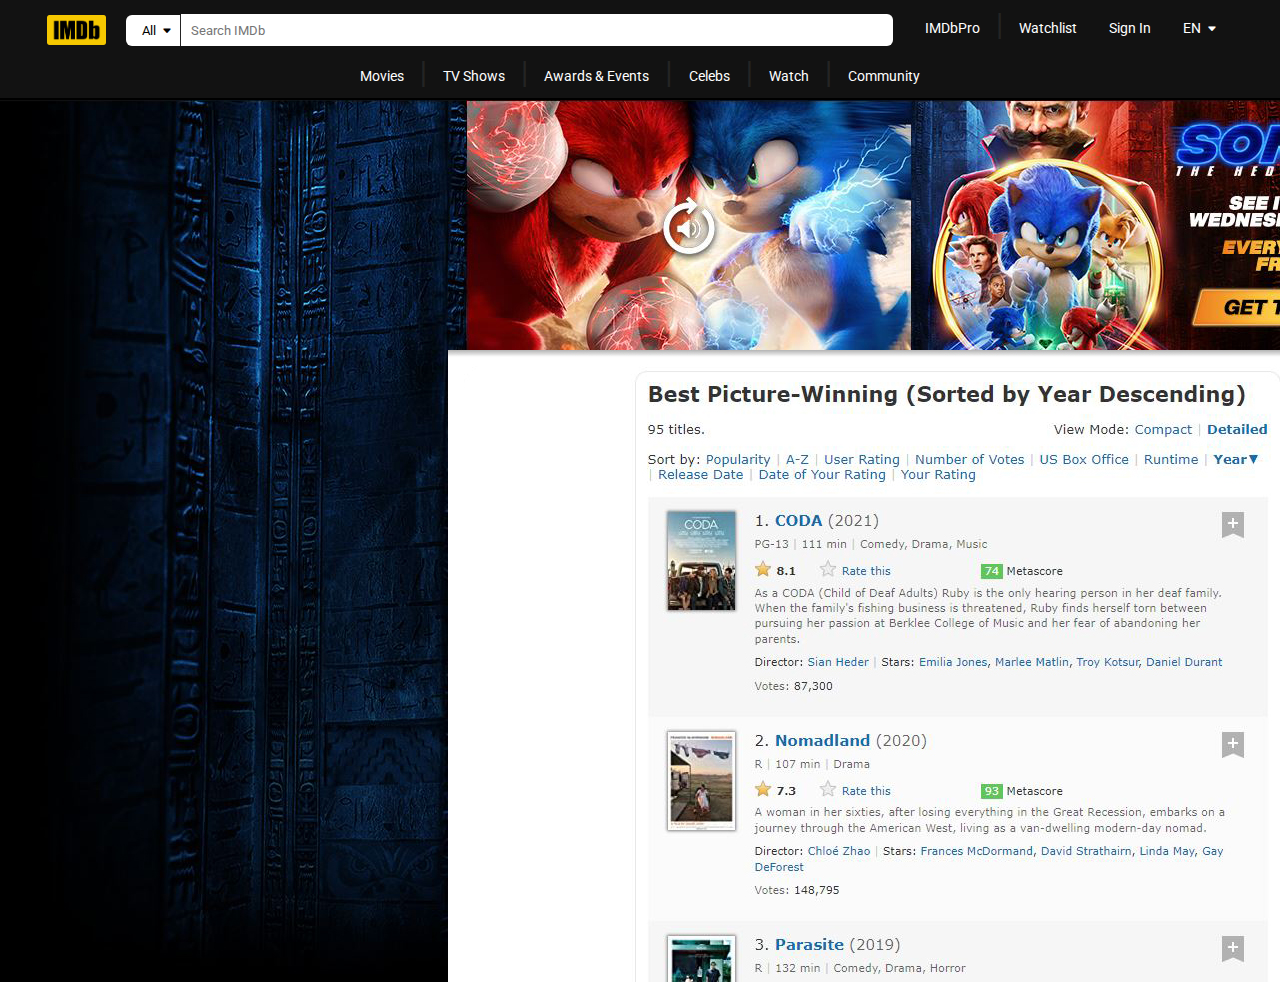
<file: imdb/best-pic-win.html>
<!-- original code from https://www.w3schools.com/css/tryit.asp?filename=trycss_dropdown_navbar -->
<!DOCTYPE html>
<html>
<head>
  <link rel="stylesheet" href="https://cdn.jsdelivr.net/npm/bootstrap-icons@1.8.1/font/bootstrap-icons.css">
  <link rel="stylesheet" href="./style.css">
  <style>
    .body-fill-img {
      padding: 100px 0 0 0;
      display: block;
      margin-left: auto;
      margin-right: auto;
    }
  </style>
</head>
<body>

<div id="stickynav">
  <div style="background-color:rgb(18, 18, 18);width:100%;">
    <ul class="ul-center nav-spc-adj-1">
      <li><a href="index.html" id="corner-logo"><img src="logo.png" class="logo-top-left"></a></li>
      <li><button class="all-button">All&nbsp;&nbsp;<i class="bi bi-caret-down-fill"></i></button><span class="search-bar-out"><input type="text" placeholder="Search IMDb" class="search-bar-in"></span></li>
      <li><a href="#imdbpro">IMDbPro</a><span class="sepr8r">|</span></li>
      <li><a href="#watchlist">Watchlist</a></li>
      <li><a href="#signin">Sign In</a></li>
      <li><a href="#lang">EN&nbsp;&nbsp;<i class="bi bi-caret-down-fill"></i></a></li>
    </ul>
  </div>

  <div style="background-color:rgb(18, 18, 18);width:100%;">
    <ul class="ul-center nav-spc-adj-2">
      <li class="dropdown">
        <a href="#" class="dropbtn navbar-curve-hover">Movies</a><span class="sepr8r">|</span>
        <div class="dropdown-content">
          <a href="calendar.html"><span class="active-link">Release Calendar</span></a>
          <a href="#">DVD & Blu-ray Releases</a>
          <a href="#">Top 250 Movies</a>
          <a href="#">Most Popular Movies</a>
          <a href="#">Browse Movies by Genre</a>
          <a href="#">Top Box Office</a>
          <a href="#">Showtimes & Tickets</a>
          <a href="#">In Theaters</a>
          <a href="#">Coming Soon</a>
          <a href="#">Movie News</a>
          <a href="#" class="last-drop">India Movie Spotlight</a>
        </div>
      </li>
      <li class="dropdown">
        <a href="#" class="dropbtn navbar-curve-hover">TV Shows</a><span class="sepr8r">|</span>
        <div class="dropdown-content">
          <a href="#">What's on TV & Streaming</a>
          <a href="#">Top 250 TV Shows</a>
          <a href="#">Most Popular TV Shows</a>
          <a href="#">Browse TV Shows by Genre</a>
          <a href="#">TV News</a>
          <a href="#" class="last-drop">India TV Spotlight</a>
        </div>
      </li>
      <li class="dropdown">
        <a href="#" class="dropbtn navbar-curve-hover">Awards & Events</a><span class="sepr8r">|</span>
        <div class="dropdown-content">
          <a href="#">Oscars</a>
          <a href="#"><span class="active-link">Best Picture Winners</span></a>
          <a href="#">Emmys</a>
          <a href="#">STARmeter Awards</a>
          <a href="#">San Diego Comic-Con</a>
          <a href="#">New York Comic-Con</a>
          <a href="#">Sundance Film Festival</a>
          <a href="#">Toronto Int'l Film Festival</a>
          <a href="#">Awards Central</a>
          <a href="#">Festival Central</a>
          <a href="all-events.html" class="last-drop"><span class="active-link">All Events</span></a>
        </div>
      </li>
      <li class="dropdown">
        <a href="#" class="dropbtn navbar-curve-hover">Celebs</a><span class="sepr8r">|</span>
        <div class="dropdown-content">
          <a href="#">Born Today</a>
          <a href="#">Most Popular Celebs</a>
          <a href="#" class="last-drop">Celebrity News</a>
        </div>
      </li>
      <li class="dropdown">
        <a href="#" class="dropbtn navbar-curve-hover">Watch</a><span class="sepr8r">|</span>
        <div class="dropdown-content">
          <a href="#">What to Watch</a>
          <a href="#">Latest Trailers</a>
          <a href="#">IMDb Originals</a>
          <a href="#">IMDb Picks</a>
          <a href="#" class="last-drop">IMDb Podcasts</a>
        </div>
      </li>
      <li class="dropdown">
        <a href="#" class="dropbtn navbar-curve-hover">Community</a>
        <div class="dropdown-content">
          <a href="#">Help Center</a>
          <a href="#">Contributor Zone </a>
          <a href="#" class="last-drop">Polls</a>
        </div>
      </li>
    </ul>
  </div>
</div>

<img src="best-pic-win-fill.jpg" class="body-fill-img">

</body>
</html>
</file>
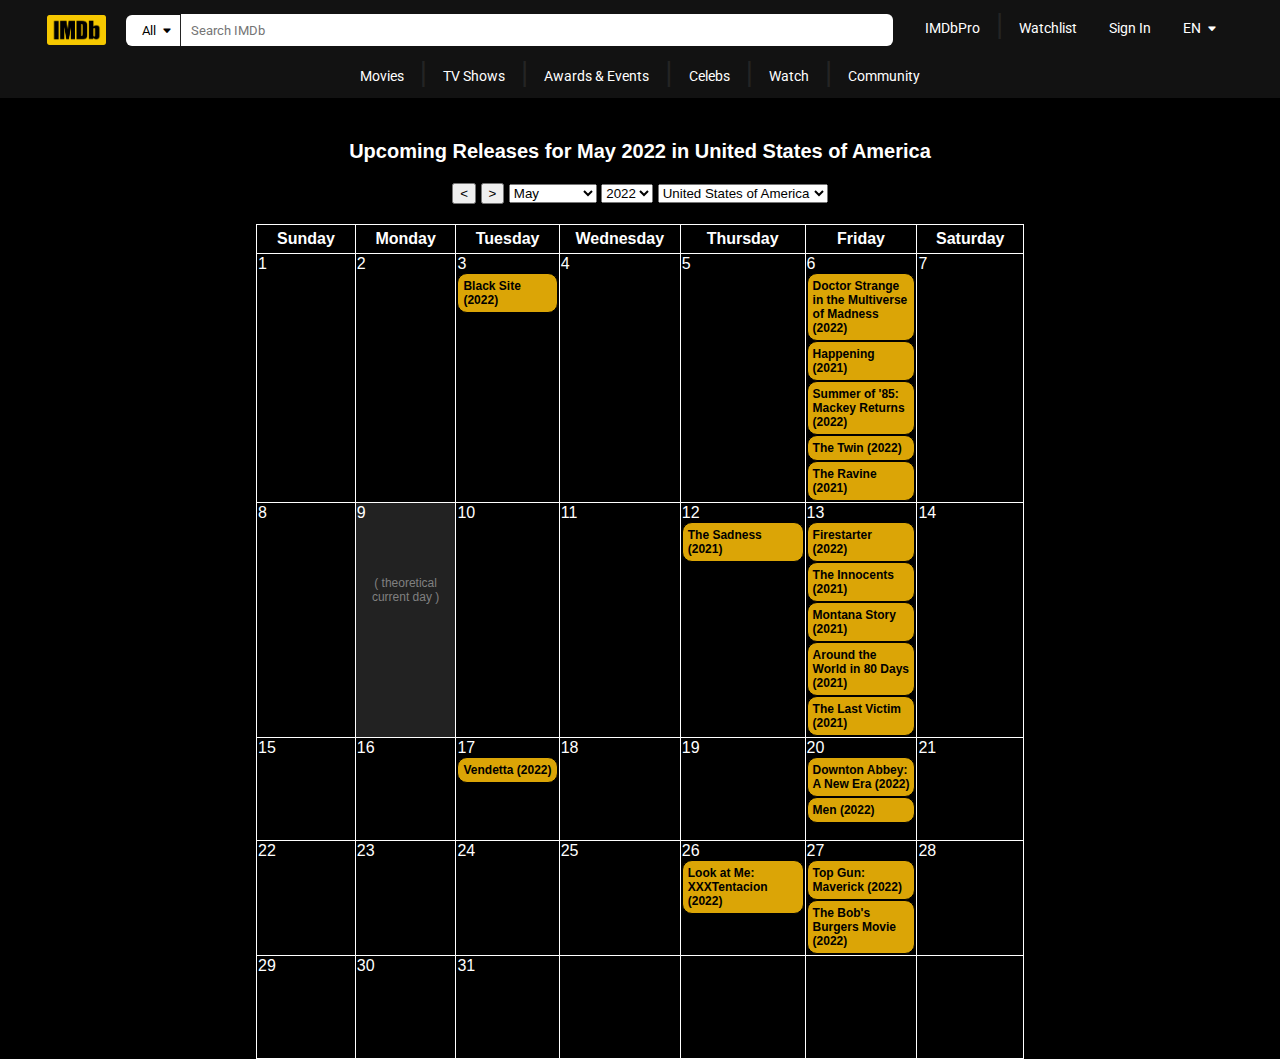
<file: imdb/calendar.html>
<!-- original code from https://www.w3schools.com/css/tryit.asp?filename=trycss_dropdown_navbar -->
<!DOCTYPE html>
<html>
<head>
  <link rel="stylesheet" href="https://cdn.jsdelivr.net/npm/bootstrap-icons@1.8.1/font/bootstrap-icons.css">
  <link rel="stylesheet" href="./style.css">
  <style>
    #cal-centering {
      margin: auto;
      width: 60%;
      font-family: Arial, Helvetica, sans-serif;
      padding: 110px 0 0 0;
    }
    #calendar-nav {
      text-align: center;
      padding: 0px 0 20px 0;
    }
    #cal-header {
      text-align: center;
      font-size: 20px;
      font-weight: bold;
      padding: 30px 0 20px 0;
    }
    #calendar table {
      border-collapse: collapse;
      border: black solid 1px;
    }
    #calendar td {
      border: white solid 1px;
    }
    #weekdays {
      border: white solid 1px;
    }
    #calendar td {
      width: 200px;
      height: 100px;
      vertical-align: top;
      text-align: left;
    }
    #td9 {
      background-color: #222;
    }
    .cal-movie {
      color: black;  
      padding: 5px 5px 5px 5px;
      background-color: #DBA506;
      border-radius: 10px;
      border: solid 1px;
      font-size: 12px;
      font-weight: bold;
    }
    .cal-movie:hover {
      background-color: #F2DB83;
      cursor: pointer;
    }
    #weekdays th {
      padding: 5px 0 5px 0;
    }
  </style>
</head>
<body>

<div id="stickynav">
  <div style="background-color:rgb(18, 18, 18);width:100%;">
    <ul class="ul-center nav-spc-adj-1">
      <li><a href="index.html" id="corner-logo"><img src="logo.png" class="logo-top-left"></a></li>
      <li><button class="all-button">All&nbsp;&nbsp;<i class="bi bi-caret-down-fill"></i></button><span class="search-bar-out"><input type="text" placeholder="Search IMDb" class="search-bar-in"></span></li>
      <li><a href="#imdbpro">IMDbPro</a><span class="sepr8r">|</span></li>
      <li><a href="#watchlist">Watchlist</a></li>
      <li><a href="#signin">Sign In</a></li>
      <li><a href="#lang">EN&nbsp;&nbsp;<i class="bi bi-caret-down-fill"></i></a></li>
    </ul>
  </div>

  <div style="background-color:rgb(18, 18, 18);width:100%;">
    <ul class="ul-center nav-spc-adj-2">
      <li class="dropdown">
        <a href="#" class="dropbtn navbar-curve-hover">Movies</a><span class="sepr8r">|</span>
        <div class="dropdown-content">
          <a href="#"><span class="active-link">Release Calendar</span></a>
          <a href="#">DVD & Blu-ray Releases</a>
          <a href="#">Top 250 Movies</a>
          <a href="#">Most Popular Movies</a>
          <a href="#">Browse Movies by Genre</a>
          <a href="#">Top Box Office</a>
          <a href="#">Showtimes & Tickets</a>
          <a href="#">In Theaters</a>
          <a href="#">Coming Soon</a>
          <a href="#">Movie News</a>
          <a href="#" class="last-drop">India Movie Spotlight</a>
        </div>
      </li>
      <li class="dropdown">
        <a href="#" class="dropbtn navbar-curve-hover">TV Shows</a><span class="sepr8r">|</span>
        <div class="dropdown-content">
          <a href="#">What's on TV & Streaming</a>
          <a href="#">Top 250 TV Shows</a>
          <a href="#">Most Popular TV Shows</a>
          <a href="#">Browse TV Shows by Genre</a>
          <a href="#">TV News</a>
          <a href="#" class="last-drop">India TV Spotlight</a>
        </div>
      </li>
      <li class="dropdown">
        <a href="#" class="dropbtn navbar-curve-hover">Awards & Events</a><span class="sepr8r">|</span>
        <div class="dropdown-content">
          <a href="#">Oscars</a>
          <a href="best-pic-win.html"><span class="active-link">Best Picture Winners</span></a>
          <a href="#">Emmys</a>
          <a href="#">STARmeter Awards</a>
          <a href="#">San Diego Comic-Con</a>
          <a href="#">New York Comic-Con</a>
          <a href="#">Sundance Film Festival</a>
          <a href="#">Toronto Int'l Film Festival</a>
          <a href="#">Awards Central</a>
          <a href="#">Festival Central</a>
          <a href="all-events.html" class="last-drop"><span class="active-link">All Events</span></a>
        </div>
      </li>
      <li class="dropdown">
        <a href="#" class="dropbtn navbar-curve-hover">Celebs</a><span class="sepr8r">|</span>
        <div class="dropdown-content">
          <a href="#">Born Today</a>
          <a href="#">Most Popular Celebs</a>
          <a href="#" class="last-drop">Celebrity News</a>
        </div>
      </li>
      <li class="dropdown">
        <a href="#" class="dropbtn navbar-curve-hover">Watch</a><span class="sepr8r">|</span>
        <div class="dropdown-content">
          <a href="#">What to Watch</a>
          <a href="#">Latest Trailers</a>
          <a href="#">IMDb Originals</a>
          <a href="#">IMDb Picks</a>
          <a href="#" class="last-drop">IMDb Podcasts</a>
        </div>
      </li>
      <li class="dropdown">
        <a href="#" class="dropbtn navbar-curve-hover">Community</a>
        <div class="dropdown-content">
          <a href="#">Help Center</a>
          <a href="#">Contributor Zone </a>
          <a href="#" class="last-drop">Polls</a>
        </div>
      </li>
    </ul>
  </div>
</div>

<div id="cal-centering">

  <div id="cal-header">
    Upcoming Releases for <span id="ucal-month">May</span> <span id="ucal-year">2022</span> in </span> <span id="ucal-country">United States of America</span>
  </div>

<div id="calendar-nav">
  <form action="#">
    <button id="cal-back"><</button>
    <button id="cal-next">></button>
    <select name="month" id="cal-month">
      <option value="May">May</option>
      <option value="June">June</option>
      <option value="July">July</option>
      <option value="August">August</option>
      <option value="September">September</option>
      <option value="October">October</option>
      <option value="November">November</option>
      <option value="December">December</option>
      <option value="January">January</option>
      <option value="February">February</option>
      <option value="March">March</option>
      <option value="April">April</option>
    </select>
    <select name="year" id="cal-year">
      <option value="2022">2022</option>
      <option value="2023">2023</option>
      <option value="2024">2024</option>
      <option value="2025">2025</option>
      <option value="2026">2026</option>
      <option value="2027">2027</option>
      <option value="2028">2028</option>
      <option value="2029">2029</option>
      <option value="2030">2030</option>
    </select>
    <select name="country" id="cal-country">
       <option value="United States of America">United States of America</option>
       <option value="Afganistan">Afghanistan</option>
       <option value="Albania">Albania</option>
       <option value="Algeria">Algeria</option>
       <option value="American Samoa">American Samoa</option>
       <option value="Andorra">Andorra</option>
       <option value="Angola">Angola</option>
       <option value="Anguilla">Anguilla</option>
       <option value="Antigua & Barbuda">Antigua & Barbuda</option>
       <option value="Argentina">Argentina</option>
       <option value="Armenia">Armenia</option>
       <option value="Aruba">Aruba</option>
       <option value="Australia">Australia</option>
       <option value="Austria">Austria</option>
       <option value="Azerbaijan">Azerbaijan</option>
       <option value="Bahamas">Bahamas</option>
       <option value="Bahrain">Bahrain</option>
       <option value="Bangladesh">Bangladesh</option>
       <option value="Barbados">Barbados</option>
       <option value="Belarus">Belarus</option>
       <option value="Belgium">Belgium</option>
       <option value="Belize">Belize</option>
       <option value="Benin">Benin</option>
       <option value="Bermuda">Bermuda</option>
       <option value="Bhutan">Bhutan</option>
       <option value="Bolivia">Bolivia</option>
       <option value="Bonaire">Bonaire</option>
       <option value="Bosnia & Herzegovina">Bosnia & Herzegovina</option>
       <option value="Botswana">Botswana</option>
       <option value="Brazil">Brazil</option>
       <option value="British Indian Ocean Ter">British Indian Ocean Ter</option>
       <option value="Brunei">Brunei</option>
       <option value="Bulgaria">Bulgaria</option>
       <option value="Burkina Faso">Burkina Faso</option>
       <option value="Burundi">Burundi</option>
       <option value="Cambodia">Cambodia</option>
       <option value="Cameroon">Cameroon</option>
       <option value="Canada">Canada</option>
       <option value="Canary Islands">Canary Islands</option>
       <option value="Cape Verde">Cape Verde</option>
       <option value="Cayman Islands">Cayman Islands</option>
       <option value="Central African Republic">Central African Republic</option>
       <option value="Chad">Chad</option>
       <option value="Channel Islands">Channel Islands</option>
       <option value="Chile">Chile</option>
       <option value="China">China</option>
       <option value="Christmas Island">Christmas Island</option>
       <option value="Cocos Island">Cocos Island</option>
       <option value="Colombia">Colombia</option>
       <option value="Comoros">Comoros</option>
       <option value="Congo">Congo</option>
       <option value="Cook Islands">Cook Islands</option>
       <option value="Costa Rica">Costa Rica</option>
       <option value="Cote DIvoire">Cote DIvoire</option>
       <option value="Croatia">Croatia</option>
       <option value="Cuba">Cuba</option>
       <option value="Curaco">Curacao</option>
       <option value="Cyprus">Cyprus</option>
       <option value="Czech Republic">Czech Republic</option>
       <option value="Denmark">Denmark</option>
       <option value="Djibouti">Djibouti</option>
       <option value="Dominica">Dominica</option>
       <option value="Dominican Republic">Dominican Republic</option>
       <option value="East Timor">East Timor</option>
       <option value="Ecuador">Ecuador</option>
       <option value="Egypt">Egypt</option>
       <option value="El Salvador">El Salvador</option>
       <option value="Equatorial Guinea">Equatorial Guinea</option>
       <option value="Eritrea">Eritrea</option>
       <option value="Estonia">Estonia</option>
       <option value="Ethiopia">Ethiopia</option>
       <option value="Falkland Islands">Falkland Islands</option>
       <option value="Faroe Islands">Faroe Islands</option>
       <option value="Fiji">Fiji</option>
       <option value="Finland">Finland</option>
       <option value="France">France</option>
       <option value="French Guiana">French Guiana</option>
       <option value="French Polynesia">French Polynesia</option>
       <option value="French Southern Ter">French Southern Ter</option>
       <option value="Gabon">Gabon</option>
       <option value="Gambia">Gambia</option>
       <option value="Georgia">Georgia</option>
       <option value="Germany">Germany</option>
       <option value="Ghana">Ghana</option>
       <option value="Gibraltar">Gibraltar</option>
       <option value="Great Britain">Great Britain</option>
       <option value="Greece">Greece</option>
       <option value="Greenland">Greenland</option>
       <option value="Grenada">Grenada</option>
       <option value="Guadeloupe">Guadeloupe</option>
       <option value="Guam">Guam</option>
       <option value="Guatemala">Guatemala</option>
       <option value="Guinea">Guinea</option>
       <option value="Guyana">Guyana</option>
       <option value="Haiti">Haiti</option>
       <option value="Hawaii">Hawaii</option>
       <option value="Honduras">Honduras</option>
       <option value="Hong Kong">Hong Kong</option>
       <option value="Hungary">Hungary</option>
       <option value="Iceland">Iceland</option>
       <option value="Indonesia">Indonesia</option>
       <option value="India">India</option>
       <option value="Iran">Iran</option>
       <option value="Iraq">Iraq</option>
       <option value="Ireland">Ireland</option>
       <option value="Isle of Man">Isle of Man</option>
       <option value="Israel">Israel</option>
       <option value="Italy">Italy</option>
       <option value="Jamaica">Jamaica</option>
       <option value="Japan">Japan</option>
       <option value="Jordan">Jordan</option>
       <option value="Kazakhstan">Kazakhstan</option>
       <option value="Kenya">Kenya</option>
       <option value="Kiribati">Kiribati</option>
       <option value="Korea North">Korea North</option>
       <option value="Korea Sout">Korea South</option>
       <option value="Kuwait">Kuwait</option>
       <option value="Kyrgyzstan">Kyrgyzstan</option>
       <option value="Laos">Laos</option>
       <option value="Latvia">Latvia</option>
       <option value="Lebanon">Lebanon</option>
       <option value="Lesotho">Lesotho</option>
       <option value="Liberia">Liberia</option>
       <option value="Libya">Libya</option>
       <option value="Liechtenstein">Liechtenstein</option>
       <option value="Lithuania">Lithuania</option>
       <option value="Luxembourg">Luxembourg</option>
       <option value="Macau">Macau</option>
       <option value="Macedonia">Macedonia</option>
       <option value="Madagascar">Madagascar</option>
       <option value="Malaysia">Malaysia</option>
       <option value="Malawi">Malawi</option>
       <option value="Maldives">Maldives</option>
       <option value="Mali">Mali</option>
       <option value="Malta">Malta</option>
       <option value="Marshall Islands">Marshall Islands</option>
       <option value="Martinique">Martinique</option>
       <option value="Mauritania">Mauritania</option>
       <option value="Mauritius">Mauritius</option>
       <option value="Mayotte">Mayotte</option>
       <option value="Mexico">Mexico</option>
       <option value="Midway Islands">Midway Islands</option>
       <option value="Moldova">Moldova</option>
       <option value="Monaco">Monaco</option>
       <option value="Mongolia">Mongolia</option>
       <option value="Montserrat">Montserrat</option>
       <option value="Morocco">Morocco</option>
       <option value="Mozambique">Mozambique</option>
       <option value="Myanmar">Myanmar</option>
       <option value="Nambia">Nambia</option>
       <option value="Nauru">Nauru</option>
       <option value="Nepal">Nepal</option>
       <option value="Netherlands">Netherlands</option>
       <option value="Nevis">Nevis</option>
       <option value="New Caledonia">New Caledonia</option>
       <option value="New Zealand">New Zealand</option>
       <option value="Nicaragua">Nicaragua</option>
       <option value="Niger">Niger</option>
       <option value="Nigeria">Nigeria</option>
       <option value="Niue">Niue</option>
       <option value="Norfolk Island">Norfolk Island</option>
       <option value="Norway">Norway</option>
       <option value="Oman">Oman</option>
       <option value="Pakistan">Pakistan</option>
       <option value="Palau Island">Palau Island</option>
       <option value="Palestine">Palestine</option>
       <option value="Panama">Panama</option>
       <option value="Papua New Guinea">Papua New Guinea</option>
       <option value="Paraguay">Paraguay</option>
       <option value="Peru">Peru</option>
       <option value="Phillipines">Philippines</option>
       <option value="Pitcairn Island">Pitcairn Island</option>
       <option value="Poland">Poland</option>
       <option value="Portugal">Portugal</option>
       <option value="Puerto Rico">Puerto Rico</option>
       <option value="Qatar">Qatar</option>
       <option value="Republic of Montenegro">Republic of Montenegro</option>
       <option value="Republic of Serbia">Republic of Serbia</option>
       <option value="Reunion">Reunion</option>
       <option value="Romania">Romania</option>
       <option value="Russia">Russia</option>
       <option value="Rwanda">Rwanda</option>
       <option value="St Barthelemy">St Barthelemy</option>
       <option value="St Eustatius">St Eustatius</option>
       <option value="St Helena">St Helena</option>
       <option value="St Kitts-Nevis">St Kitts-Nevis</option>
       <option value="St Lucia">St Lucia</option>
       <option value="St Maarten">St Maarten</option>
       <option value="St Pierre & Miquelon">St Pierre & Miquelon</option>
       <option value="St Vincent & Grenadines">St Vincent & Grenadines</option>
       <option value="Saipan">Saipan</option>
       <option value="Samoa">Samoa</option>
       <option value="Samoa American">Samoa American</option>
       <option value="San Marino">San Marino</option>
       <option value="Sao Tome & Principe">Sao Tome & Principe</option>
       <option value="Saudi Arabia">Saudi Arabia</option>
       <option value="Senegal">Senegal</option>
       <option value="Seychelles">Seychelles</option>
       <option value="Sierra Leone">Sierra Leone</option>
       <option value="Singapore">Singapore</option>
       <option value="Slovakia">Slovakia</option>
       <option value="Slovenia">Slovenia</option>
       <option value="Solomon Islands">Solomon Islands</option>
       <option value="Somalia">Somalia</option>
       <option value="South Africa">South Africa</option>
       <option value="Spain">Spain</option>
       <option value="Sri Lanka">Sri Lanka</option>
       <option value="Sudan">Sudan</option>
       <option value="Suriname">Suriname</option>
       <option value="Swaziland">Swaziland</option>
       <option value="Sweden">Sweden</option>
       <option value="Switzerland">Switzerland</option>
       <option value="Syria">Syria</option>
       <option value="Tahiti">Tahiti</option>
       <option value="Taiwan">Taiwan</option>
       <option value="Tajikistan">Tajikistan</option>
       <option value="Tanzania">Tanzania</option>
       <option value="Thailand">Thailand</option>
       <option value="Togo">Togo</option>
       <option value="Tokelau">Tokelau</option>
       <option value="Tonga">Tonga</option>
       <option value="Trinidad & Tobago">Trinidad & Tobago</option>
       <option value="Tunisia">Tunisia</option>
       <option value="Turkey">Turkey</option>
       <option value="Turkmenistan">Turkmenistan</option>
       <option value="Turks & Caicos Is">Turks & Caicos Is</option>
       <option value="Tuvalu">Tuvalu</option>
       <option value="Uganda">Uganda</option>
       <option value="United Kingdom">United Kingdom</option>
       <option value="Ukraine">Ukraine</option>
       <option value="United Arab Erimates">United Arab Emirates</option>
       <option value="Uraguay">Uruguay</option>
       <option value="Uzbekistan">Uzbekistan</option>
       <option value="Vanuatu">Vanuatu</option>
       <option value="Vatican City State">Vatican City State</option>
       <option value="Venezuela">Venezuela</option>
       <option value="Vietnam">Vietnam</option>
       <option value="Virgin Islands">Virgin Islands</option>
       <option value="Wake Island">Wake Island</option>
       <option value="Wallis & Futana Is">Wallis & Futana Is</option>
       <option value="Yemen">Yemen</option>
       <option value="Zaire">Zaire</option>
       <option value="Zambia">Zambia</option>
       <option value="Zimbabwe">Zimbabwe</option>
    </select>
    <!--<input type="submit" value="Submit">-->
  </form>
</div>

<div id="calendar">

  <table border="1">
    <tr id="weekdays">
    <th>Sunday</th>
    <th>Monday</th>
    <th>Tuesday</th>
    <th>Wednesday</th>
    <th>Thursday</th>
    <th>Friday</th>
    <th>Saturday</th>
    </tr>

    <tr>
    <td id="td1">1</td>
    <td id="td2">2</td>
    <td id="td3">3 <br> 
      <div class="cal-movie">Black Site (2022)</div>
    </td>
    <td id="td4">4</td>
    <td id="td5">5</td>
    <td id="td6">6 <br> 
      <div class="cal-movie">Doctor Strange in the Multiverse of Madness (2022)</div> 
      <div class="cal-movie">Happening (2021)</div>
      <div class="cal-movie">Summer of '85: Mackey Returns (2022)</div>
      <div class="cal-movie">The Twin (2022)</div>
      <div class="cal-movie">The Ravine (2021)</div>
    </td>
    <td id="td7">7</td>
    </tr>

    <tr>
    <td id="td8">8</td>
    <td id="td9">9 <br><br><br><br> 
      <div style="text-align: center; color: gray; font-size: 12px">( theoretical current day )</div>
    </td>
    <td id="td10">10</td>
    <td id="td11">11</td>
    <td id="td12">12 <br> 
      <div class="cal-movie">The Sadness (2021)</div>
    </td>
    <td id="td13">13 <br> 
      <div class="cal-movie">Firestarter (2022)</div>
      <div class="cal-movie">The Innocents (2021)</div>
      <div class="cal-movie">Montana Story (2021)</div>
      <div class="cal-movie">Around the World in 80 Days (2021)</div>
      <div class="cal-movie">The Last Victim (2021)</div>
    </td>
    <td id="td14">14</td>
    </tr>

    <tr>
    <td id="td15">15</td>
    <td id="td16">16</td>
    <td id="td17">17 <br> 
      <div class="cal-movie">Vendetta (2022)</div>
    </td>
    <td id="td18">18</td>
    <td id="td19">19</td>
    <td id="td20">20 <br> 
      <div class="cal-movie">Downton Abbey: A New Era (2022)</div>
      <div class="cal-movie">Men (2022)</div>
    </td>
    <td id="td21">21</td>
    </tr>

    <tr>
    <td id="td22">22</td>
    <td id="td23">23</td>
    <td id="td24">24</td>
    <td id="td25">25</td>
    <td id="td26">26 <br> 
      <div class="cal-movie">Look at Me: XXXTentacion (2022)</div>
    </td>
    <td id="td27">27 <br> 
      <div class="cal-movie">Top Gun: Maverick (2022)</div>
      <div class="cal-movie">The Bob's Burgers Movie (2022)</div>
    </td>
    <td id="td28">28</td>
    </tr>

    <tr>
    <td id="td29">29</td>
    <td id="td30">30</td>
    <td id="td31">31</td>
    <td id="td32"></td>
    <td id="td33"></td>
    <td id="td34"></td>
    <td id="td35"></td>
    </tr>
  </table>
</div>

</div>

</body>
</html>
</file>
<file: imdb/style.css>
@import url('https://fonts.googleapis.com/css2?family=Roboto:wght@500&display=swap');
body {
  background-color:black;
  color: white;
  margin:  0;
  padding: 0;
  overflow-y: scroll;
}
ul {
  font-family: 'Roboto', sans-serif;
  list-style-type: none;
  margin: 0;
  padding: 0;
  overflow: hidden;
  background-color: rgb(18, 18, 18);
  font-size: 14px;
}
li {
  float: left;
}
li a, .dropbtn {
  display: inline-block;
  color: white;
  text-align: center;
  padding: 14px 16px;
  text-decoration: none;
}
li a:hover, .dropdown:hover .dropbtn {
  background-color: rgb(36, 36, 36);
}
#corner-logo {
  color: none;
  text-align: none;
  padding: 0;
  text-decoration: none;
}
#corner-logo:hover {
  background-color: rgb(18, 18, 18);
}
li.dropdown {
  display: inline-block;
}
#stickynav {
  position: fixed;
  top: 0;
  width: 100%;
}
.dropdown-content a {
  color: white;
  padding: 12px 16px;
  text-decoration: none;
  display: block;
  text-align: left;
}
.dropdown-content {
  display: none;
  position: absolute;
  background-color: rgb(36, 36, 36);
  min-width: 160px;
  box-shadow: 0px 8px 16px 0px rgba(0,0,0,0.2);
  z-index: 1;
  border-radius: 0 0 6px 6px;
}
.last-drop {
  border-radius: 0 0 6px 6px;
}
.navbar-curve-hover {
  border-radius: 6px 6px 0 0;
}
.ul-center {
  display: table;
  margin: 0 auto;
}
.sepr8r {
  color: rgb(36, 36, 36);
  font-family: sans-serif;
  font-size: 28px;
}
.search-bar-out {
  display: inline-block;
  color: white;
  text-align: center;
  padding: 14px 16px 14px 0;
  text-decoration: none;
  margin-top: -4px;
  padding-top: 12px;
}
.all-button {
  border-radius: 6px 0 0 6px;
  padding: 8px 8px 8px 16px;
  text-align: center;
  text-decoration: none;
  color:  black;
  background-color: white;
  border-color: none;
  border-style: none;
  font-family: 'Roboto', sans-serif;
  border-right: 1px solid;
  border-color: rgb(36, 36, 36);
}
.logo-top-left {
  display: inline-block;
  color: white;
  text-align: center;
  padding: 9px 20px 16px 0;
  text-decoration: none;
  height: 30px;
}
.search-bar-in {
  width: 700px;
  height: 30px;
  font-family: 'Roboto', sans-serif;
  border-radius: 0 6px 6px 0;
  padding-left: 10px;
  border-color: none;
  border-style: none;
  outline: none;
}
.nav-spc-adj-1 {
  padding-top: 6px;
}
.nav-spc-adj-1 li a {
  border-radius: 6px;
}
.nav-spc-adj-2 {
  margin-top: -10px;
}
.bi {
  font-size: 10px;
}
.active-link {
  color: #DBA506;
}
.dropdown-content a:hover { background-color: rgb(54, 54, 54); }
.dropdown:hover .dropdown-content { display: block; }
</file>
<file: old/css/style.css>
::-webkit-scrollbar {
  width: 0px;
  background: transparent;
}
body {
  background-color: #fffff0;
  text-align: center;
}
.container {
  top:50px;
  position: relative;
  width: 900px;
  height: 800px;
  display: block;
  margin-left: auto;
  margin-right: auto;
}
.basetext {
  margin: auto;
  width: 400px;
  text-align: left;
}
.baseimg {
  position: absolute;
}
.normaltext {
  font-size: 16px;
}
.smalltext {
  font-size: 12px;
  margin: 0px -2px 0px 0px;
}
.bottomleft {
  bottom: 15px;
  left: 15px;
}
.fixedpos {
  position: fixed;
}
.hiddenlink {
  text-decoration: none;
  color: black;
}
.headerimg {
  border-style: solid;
  border-color: black;
  border-width: 1px;
}
.tabbed {
  text-align: left;
  width: 275px;
  padding-left: 25px;
}
</file>
<file: css/style.css>
/*--------------- toggle colors ---------------*/
:root[data-applied-mode="light"] {
  color-scheme: light;
  --text: #0f0f0f;
  --text2: #0f0f0f;
  --background: #fffff0;
  --bordercolor: #0f0f0f;
}
:root[data-applied-mode="dark"] {
  color-scheme: dark;
  --text: #C0C0C0;
  --text2: #fffff0;
  --background: #141414;
  --bordercolor: transparent;
}
body {
  font-family: sans-serif;
  font-size: 16px;
  background-color: var(--background);
  color: var(--text);
}
.mode-bold {
  font-weight: 600;
  color: var(--text2);
}
.mode-img {
  border-color: var(--bordercolor);
}
.mode-link {
  font-weight: 600;
  color: var(--text2);
}
.mode-link:hover {
  color: var(--background);
  background-color: var(--text2);
}
/*------------- end toggle colors -------------*/
html {
  overflow-y: scroll;
}
a {
  text-decoration: none;
}
ul {
  padding: 0;
  margin-bottom: 0;
}
li {
  display: inline-block;
}
ul li { /* spacing for nav icons */
  margin-left: 2px;
}
.nav-item { /* spacing for nav items that are words */
  margin-right: 10px;
}
li i {
  font-size: 22px;
}
.nav-burger {
  font-size: 24px;
}
li span {
  font-size: 16px;
}
.show li {
  margin-top: 10px;
}
.collapsing li {
  margin-top: 10px;
}
.bi {
  padding: 2px 4px 0 4px;
}
.navbar-adds { /* spacing and color design of navbar background */
  padding: 20px 0 10px 0;
  background-color: inherit;
}
.nav2 {
  display: inline-flex;
  justify-content: center;
  align-items: center;
}
.btn-connect {
  border-radius: 10px;
  border: none;
  padding: 6px 18px;
  font-size: 12px;
}
.btn-burger {
  border: 0;
  padding: 0;
}
.lower-icons {
  font-size: 20px;
  margin: 0;
}
.sub-text {
  font-size: 12px;
  font-style: italic;
  font-weight: 600;
}
.img-title {
  font-size: 18px;
}
#footer {
  font-size: 14px;
  text-decoration: none;
}
#pfp {
  width: 150px;
  border-style: solid;
  border-width: 2px;
  border-radius: 10px;
  /*filter: grayscale(100%);*/
}
#pjp-sqr {
  max-width: 220px;
  border-style: solid;
  border-width: 2px;
  border-radius: 10px;
  /*filter: grayscale(100%);*/
}
#pjp-wide {
  max-width: 350px;
  border-style: solid;
  border-width: 2px;
  border-radius: 10px;
  /*filter: grayscale(100%);*/
}
@media screen and (max-width: 768px) {
  #pjp-wide {
    max-width: 90%;
  }
  #pjp-sqr {
    max-width: 50%;
  }
}
</file>
